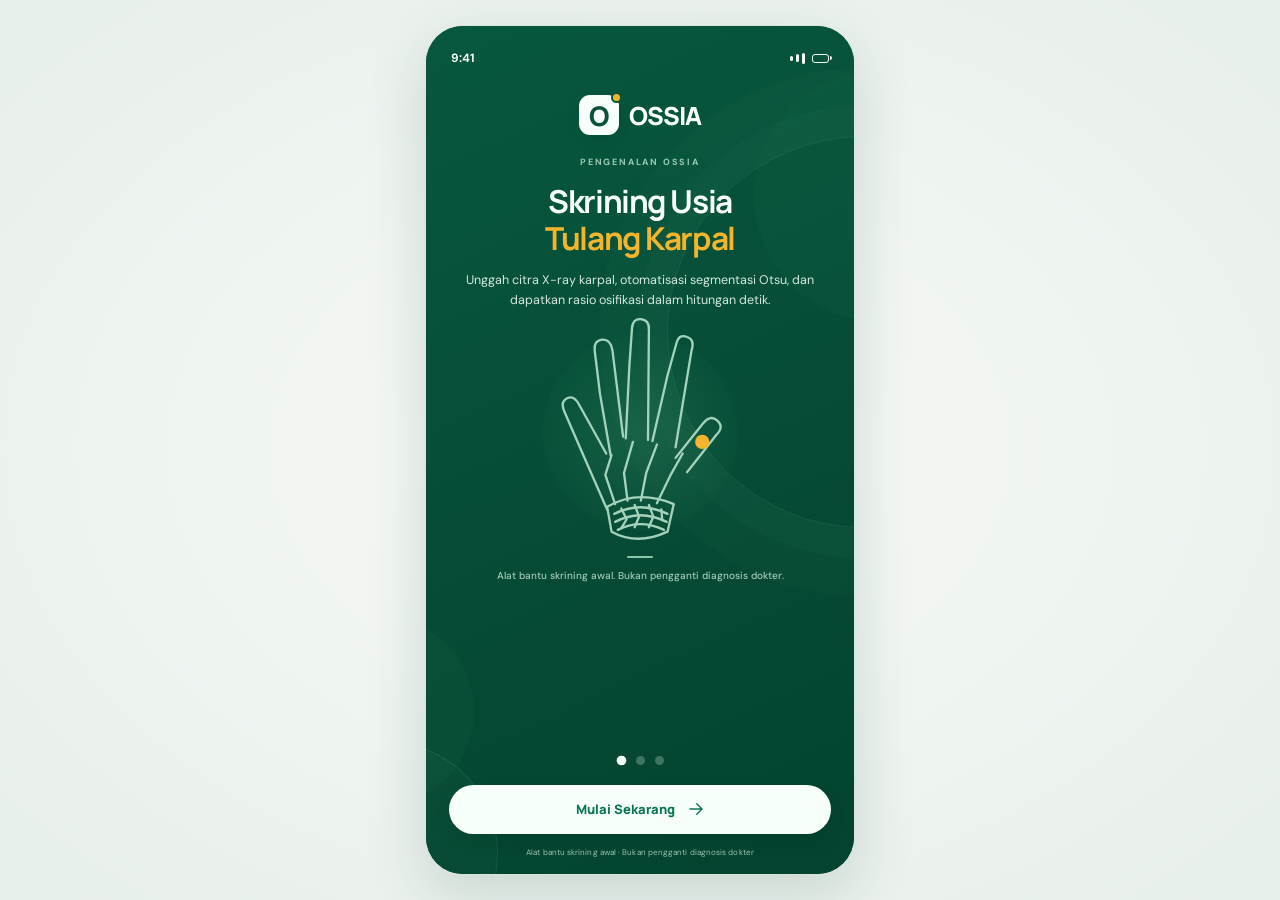
<file: index.html>
<!DOCTYPE html>
<html lang="id">
<head>
  <meta charset="UTF-8">
  <meta
    name="viewport"
    content="width=device-width, initial-scale=1, viewport-fit=cover"
  >
  <meta name="theme-color" content="#07543b">

  <title>OSSIA | Skrining Usia Tulang</title>

  <style>
    * {
      box-sizing: border-box;
    }

    html,
    body {
      width: 100%;
      min-height: 100%;
      margin: 0;
    }

    body {
      font-family: -apple-system, BlinkMacSystemFont, "SF Pro Text", "Segoe UI", sans-serif;
      background: radial-gradient(
        ellipse at center,
        #f7faf8 0%,
        #e7efea 100%
      );
    }

    /* Frame aplikasi utama */
    #ossiaAppShell {
      display: flex;
      position: fixed;
      inset: 0;
      align-items: center;
      justify-content: center;
      padding: 12px;
      background: radial-gradient(
        ellipse at center,
        #f7faf8 0%,
        #e7efea 100%
      );
    }

    #ossiaPhoneFrame {
      position: relative;
      width: min(100%, 430px);
      height: min(850px, calc(100dvh - 24px));
      min-height: 520px;
      overflow: hidden;
      border: 1px solid #d7e5dc;
      border-radius: 38px;
      background: #f4f8f5;

      box-shadow:
        0 20px 60px rgba(13, 70, 42, .16);
    }

    #ossiaPageFrame {
      display: block;
      width: 100%;
      height: 100%;
      border: 0;
      background: #f4f8f5;
    }

    /* Navigasi bawah */
    #ossiaIndexNav {
      display: none;
      position: absolute;
      z-index: 20;
      left: 0;
      right: 0;
      bottom: 0;

      grid-template-columns: repeat(4, minmax(0, 1fr));
      gap: 0;
      padding: 6px 7px calc(6px + env(safe-area-inset-bottom));

      border: 0;
      border-top: 1px solid #e5eee8;
      border-radius: 0 0 38px 38px;
      background: #fff;
      box-shadow: none;
    }

    #ossiaIndexNav a {
      display: flex;
      min-width: 0;
      min-height: 56px;
      flex-direction: column;
      align-items: center;
      justify-content: center;
      gap: 3px;

      border-radius: 13px;
      color: #829188;
      text-decoration: none;

      font: 500 11px/1.1 -apple-system, BlinkMacSystemFont, "SF Pro Text", "Segoe UI", sans-serif;
      -webkit-tap-highlight-color: transparent;
    }

    #ossiaIndexNav a.active {
      color: #087b45;
      background: #edf7f1;
      font-weight: 700;
    }

    #ossiaIndexNav svg {
      display: block;
      width: 20px;
      height: 20px;
      fill: none;
      stroke: currentColor;
      stroke-width: 1.7;
      stroke-linecap: round;
      stroke-linejoin: round;
    }

    @media (max-height: 600px) {
      #ossiaPhoneFrame {
        height: calc(100dvh - 12px);
        min-height: 0;
        border-radius: 26px;
      }
    }

    @media (max-width: 460px) {
      #ossiaAppShell {
        padding: 0;
      }

      #ossiaPhoneFrame {
        width: 100%;
        height: 100dvh;
        min-height: 0;
        border: 0;
        border-radius: 0;
        box-shadow: none;
      }

      #ossiaIndexNav {
        left: 0;
        right: 0;
        bottom: 0;
        border-radius: 0;
      }
    }
  </style>
</head>

<body>

  <!--
    Landing page diambil langsung dari landing.html.
    Dengan begitu, desain landing di index dan landing
    tidak perlu dibuat dua kali.
  -->

  <section id="ossiaAppShell" aria-label="Aplikasi OSSIA">

    <div id="ossiaPhoneFrame">

      <iframe
        id="ossiaPageFrame"
        title="Halaman OSSIA"
        src="landing.html"
      ></iframe>

      <!-- Navigasi aplikasi -->
      <nav
        id="ossiaIndexNav"
        aria-label="Navigasi utama OSSIA"
      >

        <a href="home.html" data-page="home.html">
          <svg viewBox="0 0 24 24" aria-hidden="true">
            <path d="M3.5 10.5 12 3.8l8.5 6.7"/>
            <path d="M5.8 9.7v10h12.4v-10"/>
            <path d="M9.5 19.7v-6h5v6"/>
          </svg>
          <span>Home</span>
        </a>

        <a href="riwayat.html" data-page="riwayat.html">
          <svg viewBox="0 0 24 24" aria-hidden="true">
            <path d="M6 3.8h12a1.5 1.5 0 0 1 1.5 1.5v15H4.5v-15A1.5 1.5 0 0 1 6 3.8Z"/>
            <path d="M8 8h8M8 12h8M8 16h8"/>
          </svg>
          <span>Riwayat</span>
        </a>

        <a href="chat.html" data-page="chat.html">
          <svg viewBox="0 0 24 24" aria-hidden="true">
            <path d="M20.2 11.2a7.7 7.7 0 0 1-8 7.4 8.8 8.8 0 0 1-3.4-.7l-4.3 1.4 1.4-3.7a7.1 7.1 0 0 1-1.7-4.4 7.8 7.8 0 0 1 8-7.4 7.8 7.8 0 0 1 8 7.4Z"/>
          </svg>
          <span>Chat</span>
        </a>

        <a href="me.html" data-page="me.html">
          <svg viewBox="0 0 24 24" aria-hidden="true">
            <circle cx="12" cy="7.5" r="3.5"/>
            <path d="M4.8 20a7.2 7.2 0 0 1 14.4 0"/>
          </svg>
          <span>Me</span>
        </a>

      </nav>

    </div>
  </section>

  <script>
    (() => {
      "use strict";

      const frame = document.getElementById("ossiaPageFrame");
      const nav = document.getElementById("ossiaIndexNav");

      if (!frame || !nav) return;

      const appPages = [
        "home.html",
        "riwayat.html",
        "chat.html",
        "me.html"
      ];

      /*
       * Fungsi ini bisa dipanggil dari landing.js
       * yang berjalan di dalam iframe landing.html.
       */
      window.openOssiaPage = function (page) {
        if (!page) return;

        nav.style.display = "none";
        frame.src = page;
      };

      function getCurrentFile() {
        try {
          return new URL(
            frame.contentWindow.location.href
          ).pathname.split("/").pop().toLowerCase();
        } catch (error) {
          return new URL(
            frame.src,
            window.location.href
          ).pathname.split("/").pop().toLowerCase();
        }
      }

      function updateNavigation() {
        const currentFile = getCurrentFile();
        const isAppPage = appPages.includes(currentFile);

        nav.style.display = isAppPage ? "grid" : "none";

        nav.querySelectorAll("a[data-page]").forEach((link) => {
          const active =
            link.dataset.page.toLowerCase() === currentFile;

          link.classList.toggle("active", active);

          if (active) {
            link.setAttribute("aria-current", "page");
          } else {
            link.removeAttribute("aria-current");
          }
        });
      }

      frame.addEventListener("load", updateNavigation);

      nav.querySelectorAll("a[data-page]").forEach((link) => {
        link.addEventListener("click", (event) => {
          event.preventDefault();
          window.openOssiaPage(link.dataset.page);
        });
      });
    })();
  </script>

</body>
</html>
</file>
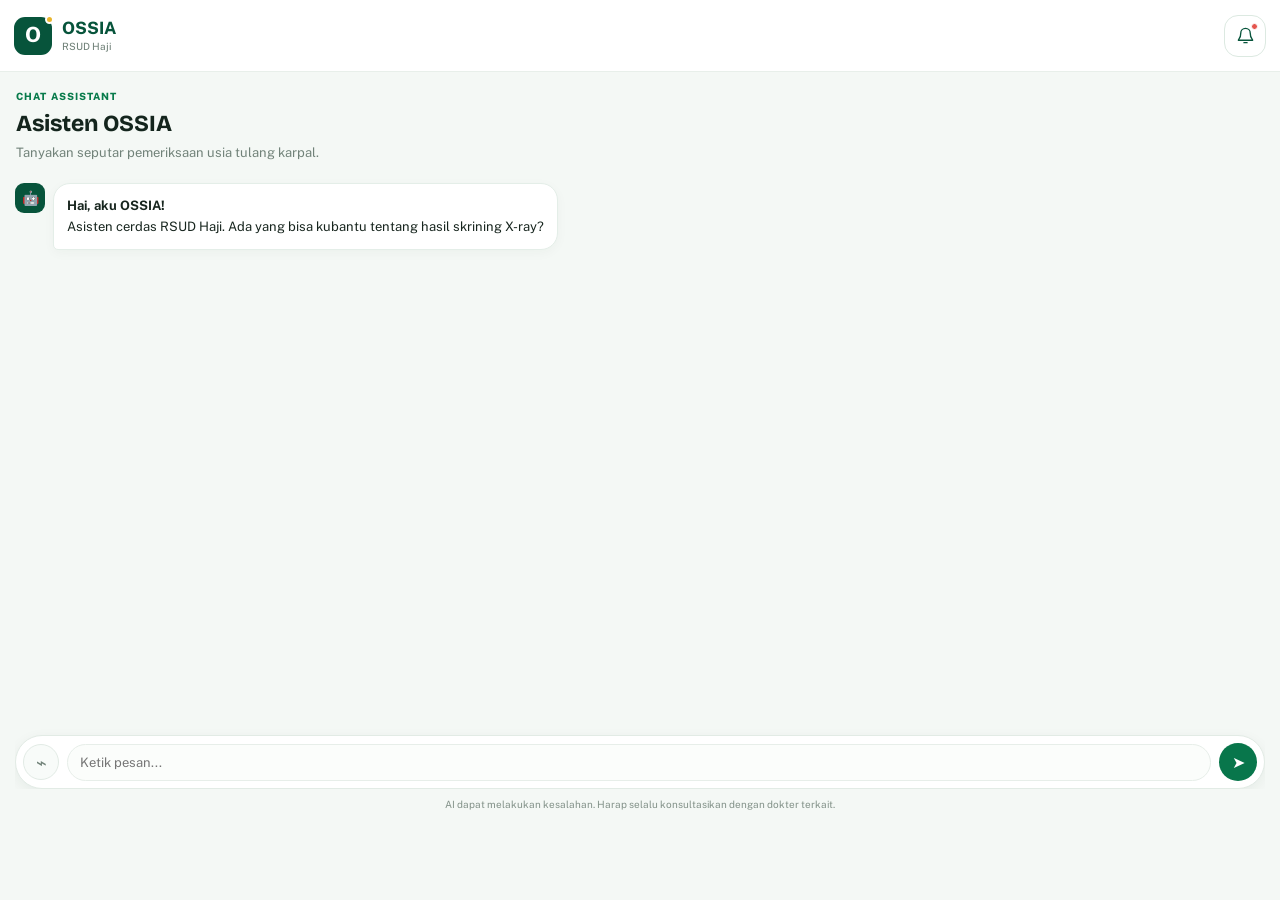
<file: chat.html>
<!DOCTYPE html>
<html lang="id">
<head>
<meta charset="UTF-8">
<meta name="viewport" content="width=device-width, initial-scale=1, viewport-fit=cover">
<meta name="theme-color" content="#0a4f2b">
<title>OSSIA | Chatbot AI</title>
<link rel="preconnect" href="https://fonts.googleapis.com">
<link rel="preconnect" href="https://fonts.gstatic.com" crossorigin>
<link href="https://fonts.googleapis.com/css2?family=Bricolage+Grotesque:opsz,wght@12..96,500;12..96,700&family=Public+Sans:wght@400;500;600;700&display=swap" rel="stylesheet">
<link rel="stylesheet" href="style.css">
<link rel="stylesheet" href="home.css">
<link rel="stylesheet" href="mobile-pages.css">
<style>
  body > .om-chat-page, .om-chat-page {
    background: radial-gradient(circle at 0% 0%, rgba(10, 79, 43, 0.28) 0%, transparent 55%),
                radial-gradient(circle at 100% 100%, rgba(10, 79, 43, 0.25) 0%, transparent 55%), #f7faf8 !important;
    min-height: 100% !important; height: 100% !important; display: flex !important; flex-direction: column !important; overflow: hidden !important;
  }
  .om-chat-page .om-topbar { background: transparent !important; border-bottom: none !important; color: #172b21; flex-shrink: 0; }
  .om-chat-page .om-brand { color: #172b21; }
  .om-chat-page .om-brand small { color: #5a6e62; }
  .om-chat-page .om-logo { background: #0a4f2b; color: #fff; }
  .om-chat-page .om-icon-btn { background: #e5f5ec; border-color: #cce5d5; color: #0a4f2b; cursor: pointer; }

  .om-chat-content { display: flex !important; flex-direction: column !important; flex: 1 !important; min-height: 0 !important; padding: 8px 12px 76px !important; overflow: hidden !important; justify-content: space-between !important; }
  .om-chat-card { background: transparent !important; border: none !important; box-shadow: none !important; display: flex !important; flex-direction: column !important; flex: 1 !important; min-height: 0 !important; justify-content: flex-end !important; }

  /* Area Chat */
  .om-chat-box {
    flex: 1 !important; min-height: 0 !important; overflow-y: auto !important; display: flex; flex-direction: column; gap: 8px; padding: 4px; background: transparent !important; border: none !important; margin-bottom: 8px;
    scroll-behavior: smooth;
  }
  .chat-bubble { display: flex; gap: 8px; align-items: flex-end; max-width: 90%; margin: 4px 0; animation: fadeIn 0.3s ease; }
  .chat-bubble.user { margin-left: auto; flex-direction: row-reverse; }
  .chat-avatar { width: 30px; height: 30px; flex: 0 0 30px; border-radius: 50%; background: #0a4f2b; display: grid; place-items: center; color: white; font-size: 0.8rem; }
  .chat-message { background: #0a4f2b; color: #fff; border-radius: 14px 14px 14px 4px; padding: 10px 12px; line-height: 1.45; font-size: 0.78rem; overflow-wrap: anywhere; box-shadow: 0 4px 12px rgba(10,79,43,0.15); }
  .chat-bubble.user .chat-message { background: #ffffff; color: #172b21; border: 1px solid #dce9e1; border-radius: 14px 14px 4px 14px; box-shadow: 0 4px 12px rgba(0,0,0,0.04); }
  @keyframes fadeIn { from { opacity: 0; transform: translateY(10px); } to { opacity: 1; transform: translateY(0); } }

  /* Quick Text */
  .om-quick-text-card { background: #ffffff; border: 1px solid #dce9e1; border-radius: 16px; padding: 10px 12px; box-shadow: 0 6px 20px rgba(10,79,43,0.08); margin-bottom: 8px; flex-shrink: 0; transition: all 0.3s; }
  .om-quick-title { font-size: 0.65rem; font-weight: 800; letter-spacing: 1px; color: #172b21; margin-bottom: 6px; }
  .om-quick-chips { display: flex; flex-direction: column; gap: 5px; }
  .om-quick-chip-btn { background: #0a4f2b; color: #fff; border: none; border-radius: 99px; padding: 7px 12px; font-size: 0.72rem; font-weight: 600; text-align: left; cursor: pointer; transition: opacity 0.2s; }
  .om-quick-chip-btn:hover { opacity: 0.9; }

  /* Composer */
  .om-chat-composer { background: #ffffff !important; border: 1.5px solid #cce5d5 !important; border-radius: 99px !important; display: flex !important; align-items: center !important; padding: 5px 6px 5px 12px !important; box-shadow: 0 4px 14px rgba(10,79,43,0.08); flex-shrink: 0; margin-bottom: 2px; }
  .om-chat-composer input { border: none !important; background: transparent !important; font-size: 0.78rem !important; color: #172b21 !important; outline: none !important; padding: 6px 2px !important; width: 100%; font-family: inherit;}
  .om-chat-send { background: #0a4f2b !important; color: white !important; width: 34px !important; height: 34px !important; border-radius: 50% !important; display: grid !important; place-items: center !important; font-size: 0.8rem !important; flex-shrink: 0; cursor: pointer; border: none;}
  .om-disclaimer { text-align: center; font-size: 0.58rem; color: #5a6e62; margin-top: 2px; flex-shrink: 0; }

  /* Sidebar Drawer */
  .chat-history-drawer {
    position: absolute; top: 0; left: -100%; width: 80%; max-width: 300px; height: 100%; background: #ffffff; z-index: 1100;
    box-shadow: 5px 0 25px rgba(0,0,0,0.15); transition: left 0.3s ease; display: flex; flex-direction: column; padding: 16px;
  }
  .chat-history-drawer.open { left: 0; }
  .drawer-header { display: flex; justify-content: space-between; align-items: center; margin-bottom: 16px; border-bottom: 1px solid #e4eee7; padding-bottom: 10px; }
  .drawer-header h3 { font-size: 0.95rem; color: #0a4f2b; margin: 0; }
  
  .new-chat-btn { background: #e5f5ec; color: #0a4f2b; border: 1px solid #b9dcc7; border-radius: 10px; padding: 10px; width: 100%; font-weight: 700; font-size: 0.75rem; margin-bottom: 8px; cursor: pointer; text-align: left; transition: background 0.2s;}
  .new-chat-btn:hover { background: #cce5d5; }
  .clear-history-sidebar-btn { background: #fdf2f2; color: #d32f2f; border: 1px solid #f5c6c6; border-radius: 10px; padding: 8px 10px; width: 100%; font-weight: 600; font-size: 0.72rem; margin-bottom: 12px; cursor: pointer; text-align: left; transition: background 0.2s; }
  .clear-history-sidebar-btn:hover { background: #fce8e8; }
  
  .history-list-item { 
    position: relative; padding: 10px 32px 10px 10px; border-radius: 8px; font-size: 0.75rem; color: #33443a; background: #f7faf8; margin-bottom: 6px; cursor: pointer; border: 1px solid #edf2ee; transition: all 0.2s; 
  }
  .history-list-item:hover, .history-list-item.active { background: #e5f5ec; border-color: #b9dcc7; }
  .history-text-content { white-space: nowrap; overflow: hidden; text-overflow: ellipsis; display: block; }
  
  .history-menu-btn {
    position: absolute; right: 6px; top: 50%; transform: translateY(-50%);
    background: transparent; border: none; font-size: 1rem; color: #5a6e62; cursor: pointer; padding: 4px 6px; border-radius: 4px;
  }
  .history-menu-btn:hover { background: rgba(0,0,0,0.06); color: #0a4f2b; }

  .history-dropdown-menu {
    position: absolute; right: 10px; top: 38px; background: #ffffff; border: 1px solid #dce9e1; box-shadow: 0 6px 16px rgba(0,0,0,0.12); border-radius: 8px; padding: 4px; z-index: 1200; display: none; min-width: 120px;
  }
  .history-dropdown-menu.show { display: block; }
  .history-dropdown-item {
    background: transparent; border: none; width: 100%; text-align: left; padding: 6px 10px; font-size: 0.72rem; color: #d32f2f; font-weight: 600; cursor: pointer; border-radius: 4px;
  }
  .history-dropdown-item:hover { background: #fdf2f2; }

  /* Custom Modal Dialog (Pengganti confirm bawaan browser) */
  .profile-modal {
    width: calc(100% - 32px); max-width: 360px; padding: 20px; border: none; border-radius: 20px; background: #fff; box-shadow: 0 20px 60px rgba(0,0,0,0.3); text-align: center;
  }
  .profile-modal::backdrop { background: rgba(5,31,17,0.5); backdrop-filter: blur(2px); }
  .profile-modal h3 { color: #0a4f2b; margin-top: 0; font-size: 1rem; margin-bottom: 8px; }
  .profile-modal p { font-size: 0.8rem; color: #5a6e62; margin-bottom: 20px; line-height: 1.4; }
  .modal-actions { display: flex; gap: 10px; }
  .modal-actions button { flex: 1; padding: 10px; border-radius: 99px; font-size: 0.8rem; font-weight: 700; cursor: pointer; border: none; }
  .btn-confirm-delete { background: #d32f2f; color: #fff; }
  .btn-cancel-delete { background: #e4eee7; color: #172b21; }

  .drawer-overlay { position: absolute; inset: 0; background: rgba(0,0,0,0.4); z-index: 1050; display: none; backdrop-filter: blur(2px); }
  .drawer-overlay.show { display: block; }
</style>
<link rel="stylesheet" href="ossia-shared-ui.css">
</head>
<body class="ossia-chat-document">
<section class="ossia-mobile-page om-chat-page" id="view-chat">
  
  <!-- Sidebar Riwayat Chat AI -->
  <div class="drawer-overlay" id="drawerOverlay" onclick="toggleHistoryDrawer()"></div>
  <div class="chat-history-drawer" id="historyDrawer">
    <div class="drawer-header">
      <h3>Riwayat Percakapan</h3>
      <button type="button" style="border:none; background:transparent; font-size:1.2rem; cursor:pointer;" onclick="toggleHistoryDrawer()">×</button>
    </div>
    
    <button type="button" class="new-chat-btn" onclick="createNewSession()">+ Chat Baru</button>
    <button type="button" class="clear-history-sidebar-btn" onclick="bukaModalKonfirmasi()">🗑 Hapus Semua Riwayat</button>
    
    <div id="historyListContainer" style="overflow-y: auto; flex: 1;"></div>
  </div>

  <!-- Header -->
  <header class="om-topbar">
    <div class="om-brand"><span class="om-logo">O<i></i></span><span>OSSIA<small>RSUD Haji</small></span></div>
    <button class="om-icon-btn" id="chatNotifications" type="button" aria-label="Notifikasi" onclick="showOssiaToast('Belum ada notifikasi baru.')">
      <svg viewBox="0 0 24 24" aria-hidden="true"><path d="M18 9a6 6 0 0 0-12 0c0 7-3 7-3 9h18c0-2-3-2-3-9"></path><path d="M10 21h4"></path></svg><b aria-hidden="true"></b>
    </button>
  </header>
  
  <main class="om-content om-chat-content">
    <section class="om-chat-intro">
      <p class="om-eyebrow">CHAT ASSISTANT</p>
      <h1>Asisten OSSIA</h1>
      <p>Tanyakan seputar pemeriksaan usia tulang karpal.</p>
    </section>
    <section class="om-chat-card">
      
      <div id="chat-box" class="om-chat-box"></div>

      <div class="om-quick-text-card" id="quick-text-card">
        <div class="om-quick-title">QUICK TEXT</div>
        <div class="om-quick-chips">
          <button type="button" class="om-quick-chip-btn" onclick="kirimPesan(this.innerText)">Apa itu usia tulang?</button>
          <button type="button" class="om-quick-chip-btn" onclick="kirimPesan(this.innerText)">Bagaimana cara kerja analisis?</button>
          <button type="button" class="om-quick-chip-btn" onclick="kirimPesan(this.innerText)">Apa arti status hasil?</button>
          <button type="button" class="om-quick-chip-btn" onclick="kirimPesan(this.innerText)">Tips kesehatan pertumbuhan anak</button>
        </div>
      </div>

      <div class="om-chat-composer">
        <button class="om-chat-attach" type="button" aria-label="Lampiran" onclick="showOssiaToast('Fitur lampiran belum tersedia.')">⌁</button>
        <input id="chat-input" type="text" placeholder="Ketik pesan..." autocomplete="off">
        <button class="om-chat-send" type="button" onclick="kirimPesan()">➤</button>
      </div>
    </section>

    <p class="om-disclaimer">AI dapat melakukan kesalahan. Harap selalu konsultasikan dengan dokter terkait.</p>
  </main>
</section>

<!-- Custom Modal Konfirmasi Hapus -->
<dialog class="profile-modal" id="modalKonfirmasiHapus">
  <h3>Hapus Semua Riwayat</h3>
  <p>Apakah Anda yakin ingin menghapus seluruh riwayat percakapan AI?</p>
  <div class="modal-actions">
    <button type="button" class="btn-cancel-delete" onclick="document.getElementById('modalKonfirmasiHapus').close()">Batal</button>
    <button type="button" class="btn-confirm-delete" onclick="eksekusiHapusSemuaChat()">Ya, Hapus</button>
  </div>
</dialog>

<!-- ======================= LOGIKA CHATBOT AI ======================= -->
<script>
  const STORAGE_KEY = 'ossia_chat_history';
  let chatSessions = JSON.parse(localStorage.getItem(STORAGE_KEY)) || [];
  let currentSessionId = null;

  function toggleHistoryDrawer() {
    document.getElementById('historyDrawer').classList.toggle('open');
    document.getElementById('drawerOverlay').classList.toggle('show');
  }

  document.getElementById("chat-input").addEventListener("keydown", function(event) {
    if (event.key === "Enter") {
      event.preventDefault();
      kirimPesan();
    }
  });

  document.addEventListener("DOMContentLoaded", function () {
    renderHistorySidebar();
    if (chatSessions.length > 0) {
      loadSession(chatSessions[0].id);
    } else {
      createNewSession();
    }
  });

  function createNewSession() {
    currentSessionId = Date.now().toString();
    document.getElementById('chat-box').innerHTML = `
      <div class="chat-bubble ai">
        <div class="chat-avatar">🤖</div>
        <div class="chat-message"><b>Hai, aku OSSIA!</b><br>Asisten cerdas RSUD Haji. Ada yang bisa kubantu tentang hasil skrining X-ray?</div>
      </div>
    `;
    document.getElementById('quick-text-card').style.display = 'block';
    const drawer = document.getElementById('historyDrawer');
    if (drawer.classList.contains('open')) toggleHistoryDrawer();
    renderHistorySidebar();
  }

  function loadSession(id) {
    currentSessionId = id;
    const session = chatSessions.find(s => s.id === id);
    if (!session) return;
    
    const chatBox = document.getElementById('chat-box');
    chatBox.innerHTML = '';
    
    session.messages.forEach(msg => {
      appendMessageUI(msg.role, msg.text);
    });
    
    if (session.messages.length > 1) {
      document.getElementById('quick-text-card').style.display = 'none';
    } else {
      document.getElementById('quick-text-card').style.display = 'block';
    }
    
    const drawer = document.getElementById('historyDrawer');
    if (drawer.classList.contains('open')) toggleHistoryDrawer();
    renderHistorySidebar();
  }

  function kirimPesan(predefinedText = null) {
    const input = document.getElementById('chat-input');
    const textUser = predefinedText || input.value.trim();
    
    if (!textUser) return;
    input.value = '';
    document.getElementById('quick-text-card').style.display = 'none';

    appendMessageUI('user', textUser);
    saveMessageToMemory('user', textUser);

    setTimeout(() => {
      const jawabanAI = mesinPenjawabAI(textUser);
      appendMessageUI('ai', jawabanAI);
      saveMessageToMemory('ai', jawabanAI);
    }, 600);
  }

  function appendMessageUI(role, text) {
    const chatBox = document.getElementById('chat-box');
    const bubble = document.createElement('div');
    bubble.className = `chat-bubble ${role}`;
    
    if (role === 'ai') {
      bubble.innerHTML = `<div class="chat-avatar">🤖</div><div class="chat-message">${text}</div>`;
    } else {
      bubble.innerHTML = `<div class="chat-message">${text}</div>`;
    }
    
    chatBox.appendChild(bubble);
    setTimeout(() => { chatBox.scrollTop = chatBox.scrollHeight; }, 50);
  }

  function saveMessageToMemory(role, text) {
    let session = chatSessions.find(s => s.id === currentSessionId);
    
    if (!session) {
      session = {
        id: currentSessionId,
        title: text.substring(0, 22) + (text.length > 22 ? '...' : ''),
        updatedAt: Date.now(),
        messages: [
          { role: 'ai', text: '<b>Hai, aku OSSIA!</b><br>Asisten cerdas RSUD Haji. Ada yang bisa kubantu tentang hasil skrining X-ray?' }
        ]
      };
      chatSessions.unshift(session);
    }
    
    session.messages.push({ role, text });
    session.updatedAt = Date.now();
    chatSessions.sort((a, b) => b.updatedAt - a.updatedAt);
    
    localStorage.setItem(STORAGE_KEY, JSON.stringify(chatSessions));
    renderHistorySidebar();
  }

  function hapusSesiTertentu(event, id) {
    event.stopPropagation();
    chatSessions = chatSessions.filter(s => s.id !== id);
    localStorage.setItem(STORAGE_KEY, JSON.stringify(chatSessions));
    
    if (currentSessionId === id) {
      if (chatSessions.length > 0) {
        loadSession(chatSessions[0].id);
      } else {
        createNewSession();
      }
    } else {
      renderHistorySidebar();
    }
    
    if (typeof showOssiaToast === 'function') {
      showOssiaToast('Riwayat percakapan dihapus.');
    }
  }

  function toggleDropdownMenu(event, id) {
    event.stopPropagation();
    document.querySelectorAll('.history-dropdown-menu').forEach(menu => {
      if (menu.id !== 'dropdown-' + id) menu.classList.remove('show');
    });
    
    const dropdown = document.getElementById('dropdown-' + id);
    if (dropdown) {
      dropdown.classList.toggle('show');
    }
  }

  window.addEventListener('click', () => {
    document.querySelectorAll('.history-dropdown-menu').forEach(menu => {
      menu.classList.remove('show');
    });
  });

  // Fungsi memunculkan modal custom
  function bukaModalKonfirmasi() {
    document.getElementById('modalKonfirmasiHapus').showModal();
  }

  // Fungsi mengeksekusi penghapusan setelah diklik "Ya, Hapus"
  function eksekusiHapusSemuaChat() {
    localStorage.removeItem(STORAGE_KEY);
    localStorage.removeItem('chatMessages');
    chatSessions = [];
    document.getElementById('modalKonfirmasiHapus').close();
    createNewSession();
    if (typeof showOssiaToast === 'function') {
      showOssiaToast('Semua riwayat chat berhasil dibersihkan.');
    }
  }

  function renderHistorySidebar() {
    const container = document.getElementById('historyListContainer');
    if (!container) return;
    container.innerHTML = '';
    
    if (chatSessions.length === 0) {
      container.innerHTML = '<div style="text-align:center; color:#718279; font-size:0.75rem; margin-top:20px;">Belum ada riwayat percakapan.</div>';
      return;
    }
    
    chatSessions.forEach(session => {
      const date = new Date(session.updatedAt);
      const timeString = date.toLocaleDateString('id-ID', { day: 'numeric', month: 'short' }) + ', ' + date.toLocaleTimeString('id-ID', { hour: '2-digit', minute: '2-digit' });
      
      const div = document.createElement('div');
      div.className = 'history-list-item ' + (session.id === currentSessionId ? 'active' : '');
      div.innerHTML = `
        <span class="history-text-content">
          <b>${session.title}</b><br><small style="color:#718279;">${timeString}</small>
        </span>
        <button class="history-menu-btn" onclick="toggleDropdownMenu(event, '${session.id}')">⋮</button>
        <div class="history-dropdown-menu" id="dropdown-${session.id}">
          <button class="history-dropdown-item" onclick="hapusSesiTertentu(event, '${session.id}')">🗑 Hapus</button>
        </div>
      `;
      div.onclick = () => loadSession(session.id);
      
      container.appendChild(div);
    });
  }

  function mesinPenjawabAI(text) {
    const lowerText = text.toLowerCase();
    if (lowerText.includes('apa itu usia tulang')) {
      return '<b>Usia tulang (Bone Age)</b> adalah cara mengukur tingkat kematangan kerangka anak berdasarkan penulangan kartilago pada X-ray pergelangan tangan (karpal).';
    } 
    else if (lowerText.includes('cara kerja')) {
      return 'Sistem <b>Si-Karpal OSSIA</b> menggunakan model AI Deep Learning untuk menganalisis rasio kepadatan tulang carpal dari foto rontgen secara otomatis.';
    } 
    else if (lowerText.includes('arti status') || lowerText.includes('status hasil')) {
      return 'Status hasil menunjukkan perbandingan usia tulang dengan umur asli:<br><br>• <b>Normal:</b> Sesuai.<br>• <b>Delayed:</b> Lebih lambat.<br>• <b>Advanced:</b> Lebih cepat.';
    } 
    else if (lowerText.includes('tips kesehatan') || lowerText.includes('pertumbuhan')) {
      return 'Pastikan anak mendapat nutrisi kaya Kalsium, Vitamin D, serta waktu tidur yang cukup untuk mengoptimalkan pertumbuhan tulangnya.';
    } 
    else {
      return 'Menarik sekali! Saat ini kemampuanku difokuskan pada analisis tulang karpal pediatrik di RSUD Haji. Ada hal lain seputar skrining yang ingin didiskusikan?';
    }
  }
</script>

<script>
(function () {
  const pages = { landing:"landing.html", login:"login.html", home:"home.html", dashboard:"home.html",
    riwayat:"riwayat.html", chat:"chat.html", chatbot:"chat.html", me:"me.html" };
  window.bukaHalaman = function (target) { window.location.href = pages[target] || "index.html"; };
  
  window.showOssiaToast = function (message) {
    let toast = document.getElementById("ossia-global-toast");
    if (!toast) {
      toast = document.createElement("div");
      toast.id = "ossia-global-toast";
      toast.className = "om-toast";
      document.body.appendChild(toast);
    }
    toast.textContent = message;
    toast.classList.add("show");
    window.setTimeout(() => toast.classList.remove("show"), 2500);
  };

  document.addEventListener("DOMContentLoaded", function () {
    const current = location.pathname.split("/").pop().toLowerCase().replace(".html", "");
    if (!["home", "riwayat", "chat", "me"].includes(current) || document.querySelector(".mobile-nav")) return;
    const items = [["home","⌂","Home"],["riwayat","▤","Riwayat"],["chat","▢","Chat"],["me","♙","Me"]];
    const nav = document.createElement("nav");
    nav.className = "mobile-nav";
    nav.setAttribute("aria-label", "Navigasi utama");
    nav.innerHTML = items.map(([id, icon, label]) =>
      `<button type="button" class="${current===id?"active":""}" aria-label="${label}" ${current===id?'aria-current="page"':""} onclick="bukaHalaman('${id}')"><span aria-hidden="true">${icon}</span><span>${label}</span></button>`
    ).join("");
    document.body.appendChild(nav);
  });
})();
</script>
</body>
</html>
</file>
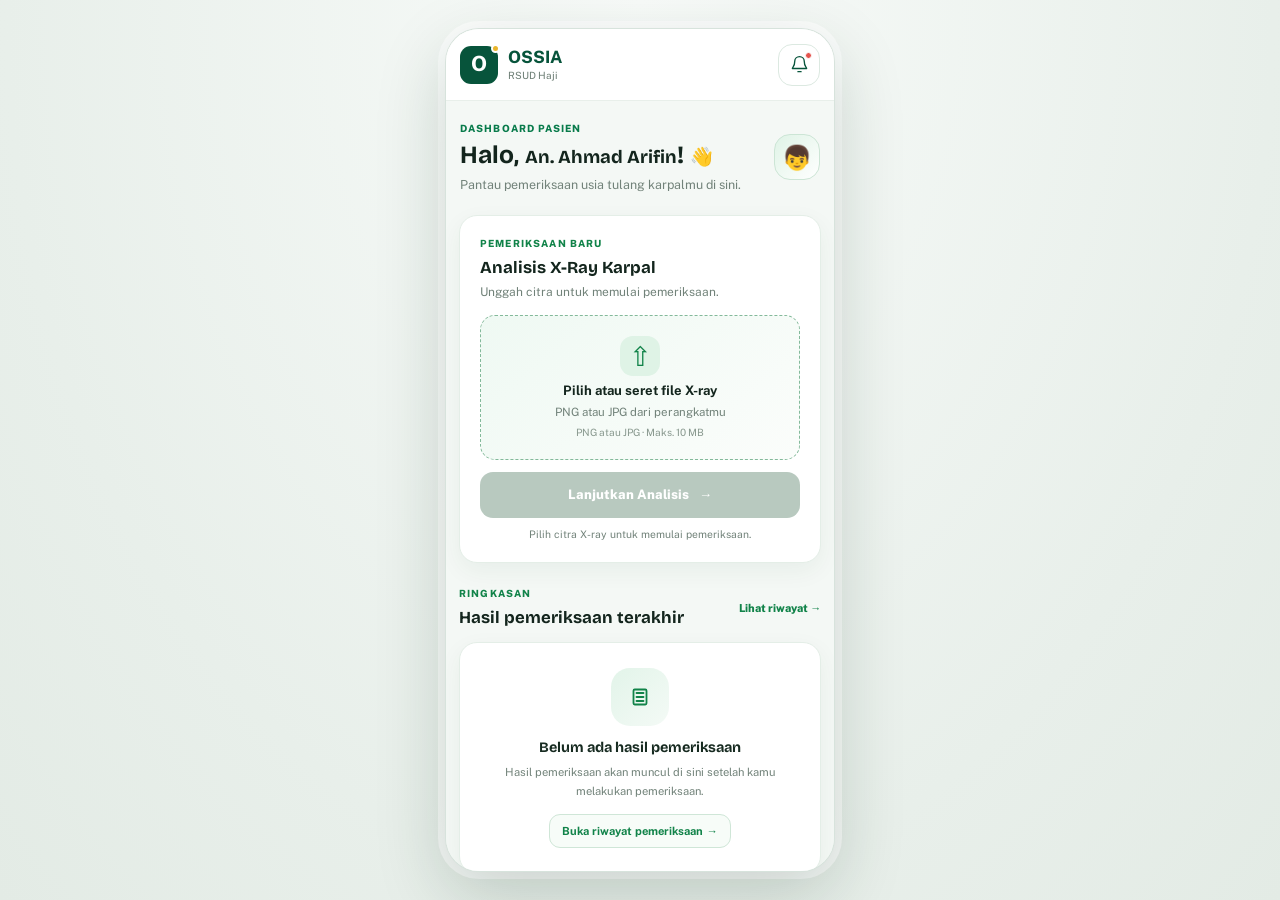
<file: home.html>
<!DOCTYPE html>
<html lang="id">
<head>
<meta charset="UTF-8">
<meta name="viewport" content="width=device-width, initial-scale=1, viewport-fit=cover">
<meta name="theme-color" content="#0a4f2b">
<title>OSSIA | Home</title>
<link rel="preconnect" href="https://fonts.googleapis.com">
<link rel="preconnect" href="https://fonts.gstatic.com" crossorigin>
<link href="https://fonts.googleapis.com/css2?family=Bricolage+Grotesque:opsz,wght@12..96,500;12..96,700&family=Public+Sans:wght@400;500;600&display=swap" rel="stylesheet">
<link rel="stylesheet" href="style.css">
<link rel="stylesheet" href="home.css">
<link rel="stylesheet" href="ossia-shared-ui.css">
</head>
<body>
<section class="ossia-mobile-page home-page" id="view-dashboard">
  <header class="om-topbar">
    <div class="om-brand"><span class="om-logo">O<i></i></span><span>OSSIA<small>RSUD Haji</small></span></div>
    <button class="om-icon-btn" id="homeNotifications" type="button" aria-label="Notifikasi" title="Notifikasi">
      <svg class="om-bell-icon" viewBox="0 0 24 24" aria-hidden="true">
        <path d="M18 8a6 6 0 0 0-12 0c0 7-3 7-3 9h18c0-2-3-2-3-9"></path>
        <path d="M10 21h4"></path>
      </svg>
      <b aria-hidden="true"></b>
    </button>
  </header>

  <main class="om-content">
    <section class="om-welcome">
      <div><p class="om-eyebrow">DASHBOARD PASIEN</p><h1>Halo, <span id="homePatientName">An. Ahmad Arifin</span>! <span>👋</span></h1><p>Pantau pemeriksaan usia tulang karpalmu di sini.</p></div>
      <div class="om-avatar">👦</div>
    </section>

    <section class="om-card upload-card">
      <div class="om-section-title"><div><p class="om-eyebrow">PEMERIKSAAN BARU</p><h2>Analisis X-Ray Karpal</h2><p>Unggah citra untuk memulai pemeriksaan.</p></div></div>
      <label class="om-dropzone" id="homeDropzone" for="homeXrayFile">
        <span class="om-upload-symbol">⇧</span>
        <strong id="homeUploadTitle">Pilih atau seret file X-ray</strong>
        <span id="homeUploadHint">PNG atau JPG dari perangkatmu</span>
        <small>PNG atau JPG · Maks. 10 MB</small>
        <input type="file" id="homeXrayFile" accept=".png,.jpg,.jpeg,image/png,image/jpeg">
      </label>
      <div class="om-file-preview" id="homeFilePreview" hidden>
        <img id="homePreviewImage" alt="Pratinjau gambar yang dipilih">
        <div class="om-file-meta"><strong id="homeFileName"></strong><span id="homeFileSize"></span><small>Pratinjau file X-ray</small></div>
        <button type="button" id="homeRemoveFile" aria-label="Hapus file">×</button>
      </div>
      <button class="om-primary-btn" type="button" id="homeTestUpload" disabled>Lanjutkan Analisis <span>→</span></button>
      <p class="om-helper" id="homeUploadMessage">Pilih citra X-ray untuk memulai pemeriksaan.</p>
    </section>

    <section class="om-section">
      <div class="om-section-title">
        <div><p class="om-eyebrow">RINGKASAN</p><h2>Hasil pemeriksaan terakhir</h2></div>
        <button class="om-text-btn" type="button" onclick="bukaHalaman('riwayat')">Lihat riwayat →</button>
      </div>
      <article class="om-card om-empty-results">
        <div class="om-empty-icon" aria-hidden="true">
          <svg class="om-history-icon" viewBox="0 0 24 24" width="24" height="24"
               fill="none" stroke="currentColor" stroke-width="1.8"
               stroke-linecap="round" stroke-linejoin="round">
            <rect x="5.5" y="4.5" width="13" height="15" rx="1.2"></rect>
            <path d="M8.5 8h7"></path>
            <path d="M8.5 12h7"></path>
            <path d="M8.5 16h7"></path>
          </svg>
        </div>
        <h3>Belum ada hasil pemeriksaan</h3>
        <p>Hasil pemeriksaan akan muncul di sini setelah kamu melakukan pemeriksaan.</p>
        <button class="om-empty-link" type="button" onclick="bukaHalaman('riwayat')">Buka riwayat pemeriksaan →</button>
      </article>
    </section>
  </main>
</section>



<script src="home.js"></script>
<script>
/* Sinkronisasi nama pasien untuk halaman Home dan Me. */
(function () {
  const PROFILE_KEY = "ossia_patient_profile";
  const DEFAULT_NAME = "An. Ahmad Arifin";
  document.addEventListener("DOMContentLoaded", function () {
    const nameElement = document.getElementById("homePatientName");
    if (!nameElement) return;
    let profile = {};
    try {
      profile = JSON.parse(localStorage.getItem(PROFILE_KEY) || "{}");
      if (!profile || typeof profile !== "object" || Array.isArray(profile)) profile = {};
    } catch (error) { profile = {}; }
    const savedName = String(profile.name || profile.nama || "").trim();
    const patientName = savedName || DEFAULT_NAME;
    nameElement.textContent = patientName;
    if (!savedName) {
      profile.name = patientName;
      try { localStorage.setItem(PROFILE_KEY, JSON.stringify(profile)); }
      catch (error) { console.warn("Nama pasien tidak dapat disimpan di browser.", error); }
    }
  });
})();
</script>


<script>
(function () {
  const pages = {
    landing: "landing.html",
    login: "login.html",
    home: "home.html",
    dashboard: "home.html",
    riwayat: "riwayat.html",
    chat: "chat.html",
    chatbot: "chat.html",
    me: "me.html"
  };

  window.bukaHalaman = function (target) {
    window.location.href = pages[target] || "index.html";
  };

  window.showOssiaToast = function (message) {
    let toast = document.getElementById("ossia-global-toast");
    if (!toast) {
      toast = document.createElement("div");
      toast.id = "ossia-global-toast";
      toast.className = "toast";
      document.body.appendChild(toast);
    }
    toast.textContent = message;
    toast.classList.add("show");
    window.setTimeout(() => toast.classList.remove("show"), 2500);
  };

  document.addEventListener("DOMContentLoaded", function () {
    const file = window.location.pathname.split("/").pop().toLowerCase();
    const current = file.replace(".html", "");
    if (!["home", "riwayat", "chat", "me"].includes(current)) return;

    // Avoid duplicate nav if script is included twice.
    if (document.querySelector(".mobile-nav")) return;

    const nav = document.createElement("nav");
    nav.className = "mobile-nav";
    nav.setAttribute("aria-label", "Navigasi utama");
    const items = [
      ["home", "⌂", "Home"],
      ["riwayat", "▤", "Riwayat"],
      ["chat", "▢", "Chat"],
      ["me", "♙", "Me"]
    ];
    nav.innerHTML = items.map(([id, icon, label]) =>
      `<button type="button" class="${current === id ? "active" : ""}" aria-label="${label}" ${current === id ? 'aria-current="page"' : ""} onclick="bukaHalaman('${id}')"><span aria-hidden="true">${icon}</span><span>${label}</span></button>`
    ).join("");
    document.body.appendChild(nav);
  });
})();
</script>

</body>
</html>
</file>
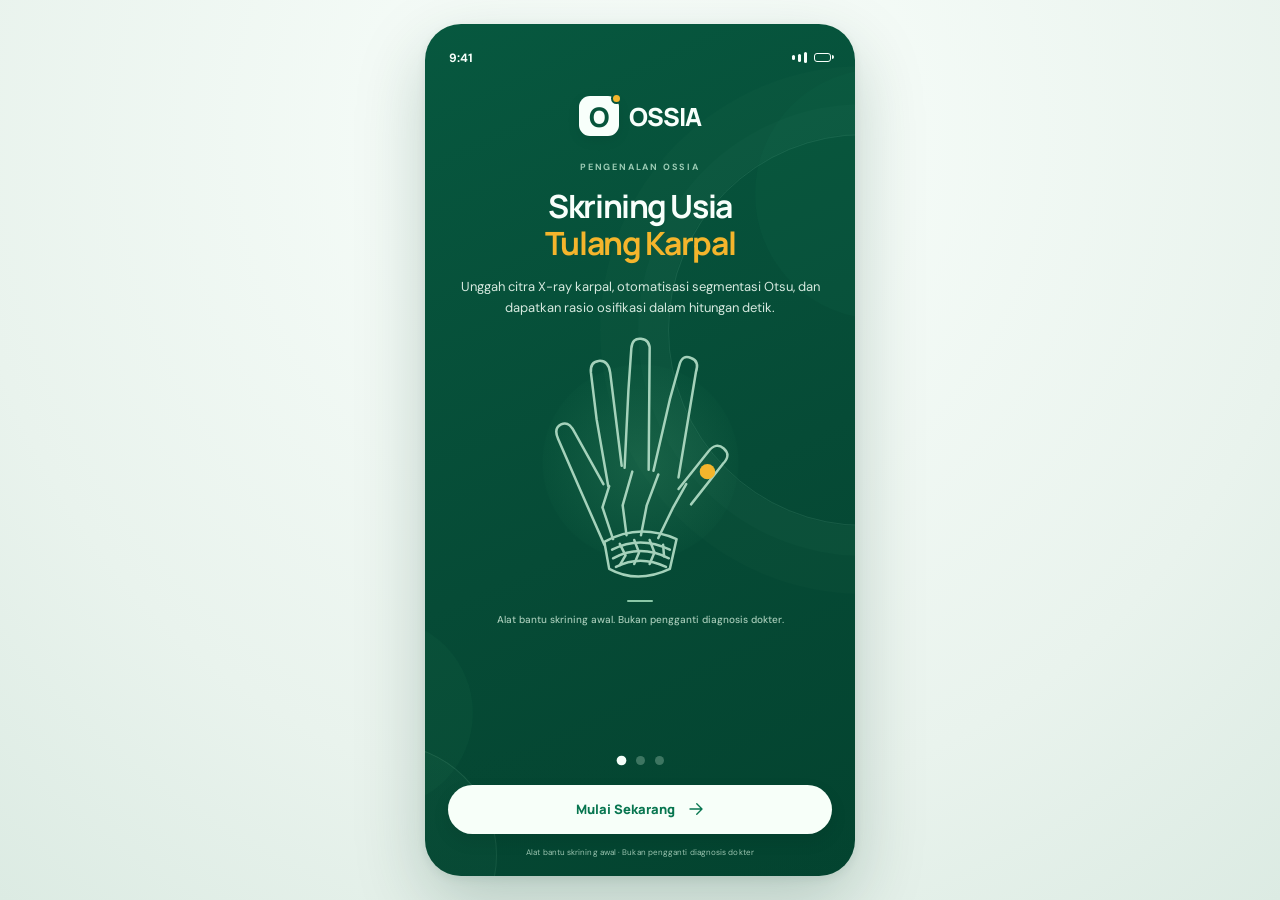
<file: landing.html>
<!doctype html>
<html lang="id">
<head>
  <meta charset="UTF-8">
  <meta
    name="viewport"
    content="width=device-width, initial-scale=1, viewport-fit=cover"
  >
  <meta name="theme-color" content="#07543b">
  <meta
    name="description"
    content="OSSIA — Skrining Usia Tulang Karpal"
  >

  <title>OSSIA | Pengenalan</title>

  <link rel="preconnect" href="https://fonts.googleapis.com">
  <link
    rel="preconnect"
    href="https://fonts.gstatic.com"
    crossorigin
  >

  <link
    href="https://fonts.googleapis.com/css2?family=DM+Sans:wght@400;500;600;700&family=Manrope:wght@500;600;700;800&display=swap"
    rel="stylesheet"
  >

  <link rel="stylesheet" href="landing.css">
  <script src="landing.js" defer></script>
</head>

<body>
  <main class="landing-page">
    <section class="phone-shell" aria-label="Pengenalan OSSIA">

      <!-- Dekorasi latar -->
      <div class="decor decor-one" aria-hidden="true"></div>
      <div class="decor decor-two" aria-hidden="true"></div>

      <!-- Status bar mobile -->
      <div class="status-bar" aria-hidden="true">
        <span>9:41</span>

        <span class="status-icons">
          <i></i>
          <i></i>
          <i></i>
          <b></b>
        </span>
      </div>

      <!-- Area slide yang dapat digeser -->
      <div
        class="slides"
        id="slides"
        aria-label="Slide pengenalan OSSIA"
        tabindex="0"
      >

        <!-- ================================== -->
        <!-- SLIDE 1: PENGENALAN OSSIA          -->
        <!-- ================================== -->

        <article
          class="slide slide-intro"
          aria-label="Slide 1 dari 3: Pengenalan OSSIA"
        >

          <!-- Logo -->
          <div class="brand" aria-label="OSSIA">
            <span class="brand-mark">
              O
              <span class="brand-spark"></span>
            </span>

            <span class="brand-name">OSSIA</span>
          </div>

          <p class="eyebrow">PENGENALAN OSSIA</p>

          <h1>
            Skrining Usia
            <br>
            <span>Tulang Karpal</span>
          </h1>

          <p class="slide-copy">
            Unggah citra X-ray karpal, otomatisasi
            segmentasi Otsu, dan dapatkan rasio
            osifikasi dalam hitungan detik.
          </p>

          <!-- Ilustrasi tulang tangan -->
          <div class="hand-illustration" aria-hidden="true">

            <div class="hand-glow"></div>

            <svg
              viewBox="0 0 240 270"
              role="img"
              aria-label="Ilustrasi garis tulang tangan"
            >
              <g
                class="bone-lines"
                fill="none"
                stroke="currentColor"
                stroke-linecap="round"
                stroke-linejoin="round"
              >
                <path
                  d="M83 221 L58 164 L35 111 Q30 100 38 96 Q46 92 52 104 L82 158"
                />

                <path
                  d="M87 160 L75 91 L69 42 Q68 31 77 30 Q87 29 89 42 L101 139"
                />

                <path
                  d="M104 141 L108 60 L111 17 Q112 6 121 7 Q131 8 130 20 L129 143"
                />

                <path
                  d="M134 144 L151 70 L161 34 Q164 23 173 27 Q182 30 178 42 L160 151"
                />

                <path
                  d="M160 163 L191 124 Q199 114 207 121 Q215 128 206 137 L173 179"
                />

                <path
                  d="M83 218 Q118 198 158 215 L151 246 Q117 262 88 246 Z"
                />

                <path
                  d="M92 215 L81 182 L88 160
                     M106 211 L102 180 L112 145
                     M121 211 L127 180 L139 148
                     M139 214 L154 183 L168 158"
                />

                <path
                  d="M91 226 Q120 211 151 226
                     M92 235 Q120 220 150 235
                     M95 244 Q120 231 147 244"
                />

                <path
                  d="M99 220 L105 232 L99 242
                     M114 216 L119 229 L114 241
                     M130 216 L135 229 L130 241
                     M144 221 L145 233"
                />
              </g>

              <circle
                cx="190"
                cy="145"
                r="8"
                fill="#f4b52c"
              />
            </svg>
          </div>

          <p class="medical-note">
            <span></span>
            Alat bantu skrining awal.
            Bukan pengganti diagnosis dokter.
          </p>
        </article>


        <!-- ================================== -->
        <!-- SLIDE 2: FITUR UTAMA               -->
        <!-- ================================== -->

        <article
          class="slide slide-features"
          aria-label="Slide 2 dari 3: Fitur utama OSSIA"
        >

          <!-- Logo -->
          <div class="brand" aria-label="OSSIA">
            <span class="brand-mark">
              O
              <span class="brand-spark"></span>
            </span>

            <span class="brand-name">OSSIA</span>
          </div>

          <p class="eyebrow">FITUR UTAMA OSSIA</p>

          <h2>
            Lebih cepat.
            <br>
            <span>Lebih terarah.</span>
          </h2>

          <p class="slide-copy">
            Alur skrining ringkas untuk membantu
            tenaga medis membaca pertumbuhan anak
            dengan lebih percaya diri.
          </p>

          <!-- Daftar fitur -->
          <div class="feature-list">

            <!-- Fitur 1 -->
            <div class="feature-card">

              <span
                class="feature-icon"
                aria-hidden="true"
              >
                <svg viewBox="0 0 24 24">
                  <path
                    d="M13 2 4.8 13h5.7L9.7 22 19.5 9.5h-6.2L13 2Z"
                  />
                </svg>
              </span>

              <span>
                <strong>Analisis otomatis</strong>
                <small>Segmentasi Otsu berbasis citra</small>
              </span>

            </div>

            <!-- Fitur 2 -->
            <div class="feature-card">

              <span
                class="feature-icon"
                aria-hidden="true"
              >
                <svg viewBox="0 0 24 24">
                  <path
                    d="M12 16V4m0 0L7.5 8.5M12 4l4.5 4.5"
                  />

                  <path
                    d="M5 15.5v2A2.5 2.5 0 0 0 7.5 20h9a2.5 2.5 0 0 0 2.5-2.5v-2"
                  />
                </svg>
              </span>

              <span>
                <strong>Unggah fleksibel</strong>
                <small>DICOM, PNG, atau JPG</small>
              </span>

            </div>

            <!-- Fitur 3 -->
            <div class="feature-card">

              <span
                class="feature-icon"
                aria-hidden="true"
              >
                <svg viewBox="0 0 24 24">
                  <path
                    d="M12 3 19 6v5c0 4.8-2.8 8-7 10-4.2-2-7-5.2-7-10V6l7-3Z"
                  />

                  <path d="m9 12 2 2 4-4" />
                </svg>
              </span>

              <span>
                <strong>Untuk skrining klinis</strong>
                <small>Ringkas dan mudah dipahami</small>
              </span>

            </div>

          </div>
        </article>


        <!-- ================================== -->
        <!-- SLIDE 3: PRIVASI DAN KEAMANAN      -->
        <!-- ================================== -->

        <article
          class="slide slide-security"
          aria-label="Slide 3 dari 3: Privasi dan keamanan"
        >

          <!-- Logo -->
          <div class="brand" aria-label="OSSIA">
            <span class="brand-mark">
              O
              <span class="brand-spark"></span>
            </span>

            <span class="brand-name">OSSIA</span>
          </div>

          <p class="eyebrow">AMAN UNTUK DATA MEDIS</p>

          <h2>
            Data Anda
            <br>
            <span>Tetap Terjaga</span>
          </h2>

          <p class="slide-copy">
            Privasi dan keamanan data medis Anda
            adalah prioritas. OSSIA membantu skrining
            awal, bukan menggantikan diagnosis dokter.
          </p>

          <!-- Ilustrasi perisai dan gembok -->
          <div class="security-art" aria-hidden="true">

            <div class="security-halo"></div>

            <svg viewBox="0 0 220 220">

              <path
                class="shield-shadow"
                d="M110 16 177 43v49c0 47-28 83-67 103C71 175 43 139 43 92V43Z"
              />

              <path
                class="shield-line"
                d="M110 22 169 46v45c0 41-23 72-59 92-36-20-59-51-59-92V46Z"
              />

              <rect
                class="lock-line"
                x="82"
                y="91"
                width="56"
                height="48"
                rx="9"
              />

              <path
                class="lock-line"
                d="M94 91V76a16 16 0 0 1 32 0v15"
              />

              <circle
                cx="110"
                cy="113"
                r="4"
                fill="#f4b52c"
              />

              <path
                class="lock-line"
                d="M110 117v7"
              />

              <circle
                cx="170"
                cy="145"
                r="17"
                fill="#f4b52c"
              />

              <path
                d="m162 145 5 5 10-11"
                fill="none"
                stroke="#fff"
                stroke-width="3"
                stroke-linecap="round"
                stroke-linejoin="round"
              />

            </svg>
          </div>

          <!-- Informasi keamanan -->
          <ul class="security-list">

            <li>
              <span aria-hidden="true">✓</span>
              Data digunakan untuk keperluan skrining
            </li>

            <li>
              <span aria-hidden="true">✓</span>
              Tidak dibagikan tanpa izin
            </li>

            <li>
              <span aria-hidden="true">✓</span>
              Mendukung pelayanan kesehatan anak
            </li>

          </ul>
        </article>

      </div>


      <!-- ================================== -->
      <!-- INDIKATOR DAN TOMBOL UTAMA         -->
      <!-- ================================== -->

      <div class="slide-controls">

        <!-- Pagination dots -->
        <div
          class="pagination"
          role="group"
          aria-label="Pilih slide"
        >

          <button
            type="button"
            class="dot is-active"
            data-slide="0"
            aria-label="Slide 1"
            aria-pressed="true"
          ></button>

          <button
            type="button"
            class="dot"
            data-slide="1"
            aria-label="Slide 2"
            aria-pressed="false"
          ></button>

          <button
            type="button"
            class="dot"
            data-slide="2"
            aria-label="Slide 3"
            aria-pressed="false"
          ></button>

        </div>

        <!-- Semua slide langsung menuju login -->
        <button
          class="start-button"
          type="button"
          data-go-login
        >

          <span>Mulai Sekarang</span>

          <svg viewBox="0 0 24 24" aria-hidden="true">
            <path d="M4 12h15M13 5l7 7-7 7"/>
          </svg>

        </button>

        <p class="footer-note">
          Alat bantu skrining awal ·
          Bukan pengganti diagnosis dokter
        </p>

      </div>

    </section>
  </main>
</body>
</html>
</file>
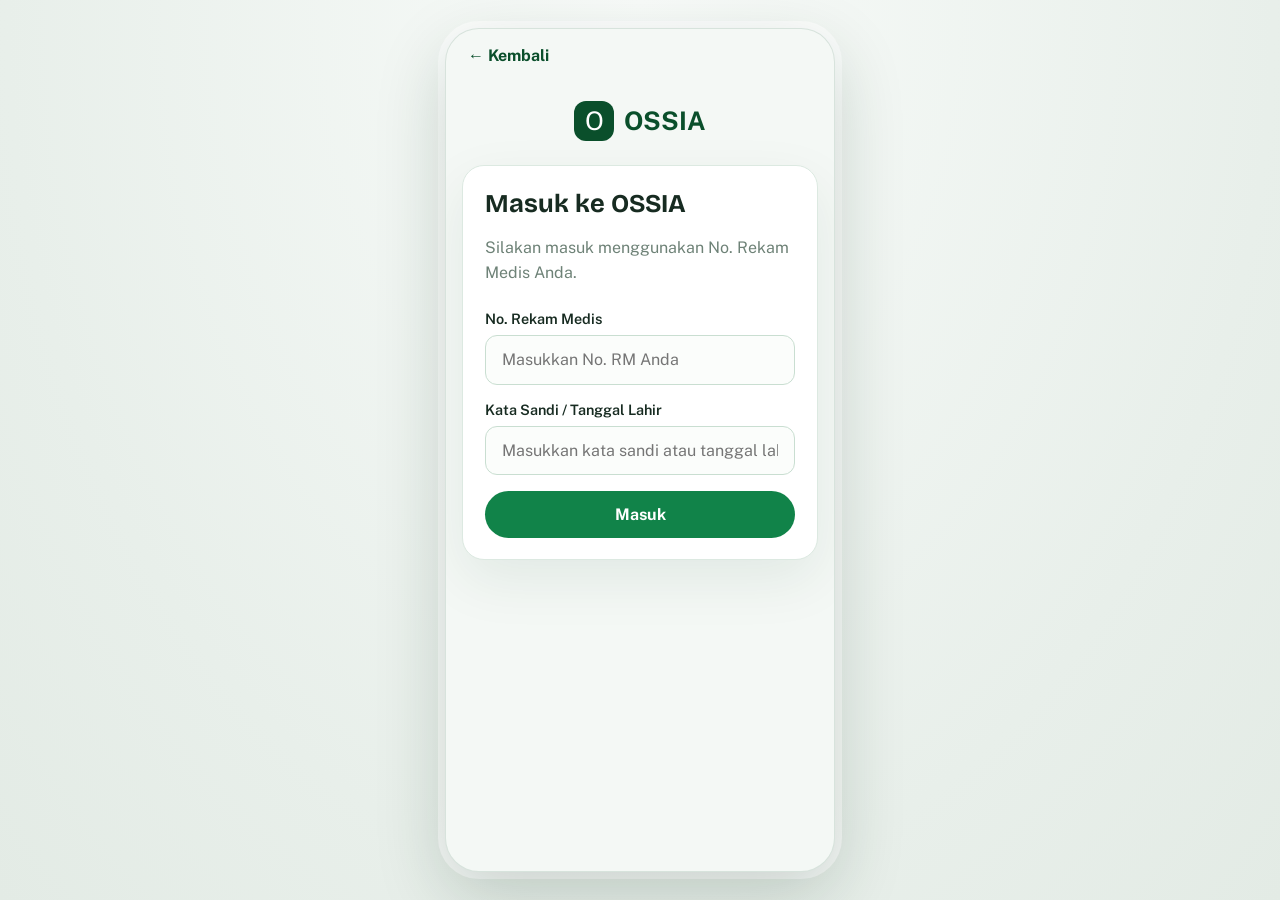
<file: login.html>
<!DOCTYPE html>
<html lang="id">
<head>
<meta charset="UTF-8">
<meta name="viewport" content="width=device-width, initial-scale=1, viewport-fit=cover">
<meta name="theme-color" content="#0a4f2b">
<title>OSSIA | Masuk</title>
<link rel="preconnect" href="https://fonts.googleapis.com">
<link rel="preconnect" href="https://fonts.gstatic.com" crossorigin>
<link href="https://fonts.googleapis.com/css2?family=Bricolage+Grotesque:opsz,wght@12..96,500;12..96,700&family=Public+Sans:wght@400;500;600;700&display=swap" rel="stylesheet">
<link rel="stylesheet" href="style.css">
<style>
/* Perbaikan tombol dan tampilan login tanpa mengubah desain utama */
.auth-page { position:relative; }
.back-link { cursor:pointer; }
.login-submit { cursor:pointer; }
.login-message { display:none; color:#b42318; font-size:.82rem; margin:.5rem 0 0; }
.login-message.show { display:block; }
</style>
</head>
<body>
<section class="auth-page">
  <button class="back-link" type="button" onclick="window.location.href='index.html'">← Kembali</button>
  <div class="auth-brand"><span class="brand-symbol">O</span><strong>OSSIA</strong></div>
  <div class="login-form-wrap">
    <form class="login-card" id="loginForm">
      <h2>Masuk ke OSSIA</h2>
      <p class="sub">Silakan masuk menggunakan No. Rekam Medis Anda.</p>
      <div class="field" style="margin-top:1.5rem;">
        <label for="rm">No. Rekam Medis</label>
        <input id="rm" name="rm" placeholder="Masukkan No. RM Anda" type="text" autocomplete="username" required>
      </div>
      <div class="field">
        <label for="password">Kata Sandi / Tanggal Lahir</label>
        <input id="password" name="password" placeholder="Masukkan kata sandi atau tanggal lahir" type="password" autocomplete="current-password" required>
      </div>
      <p class="login-message" id="loginMessage">Isi No. Rekam Medis dan kata sandi terlebih dahulu.</p>
      <button class="btn block login-submit" type="submit" style="margin-top:1rem;">Masuk</button>
    </form>
  </div>
</section>
<script>
document.getElementById('loginForm').addEventListener('submit', function (event) {
  event.preventDefault();
  const rm = document.getElementById('rm').value.trim();
  const password = document.getElementById('password').value.trim();
  if (!rm || !password) {
    document.getElementById('loginMessage').classList.add('show');
    return;
  }
  // Login ini masih mode demo: input tidak diverifikasi ke server.
  window.location.href = 'home.html';
});
</script>
</body>
</html>
</file>
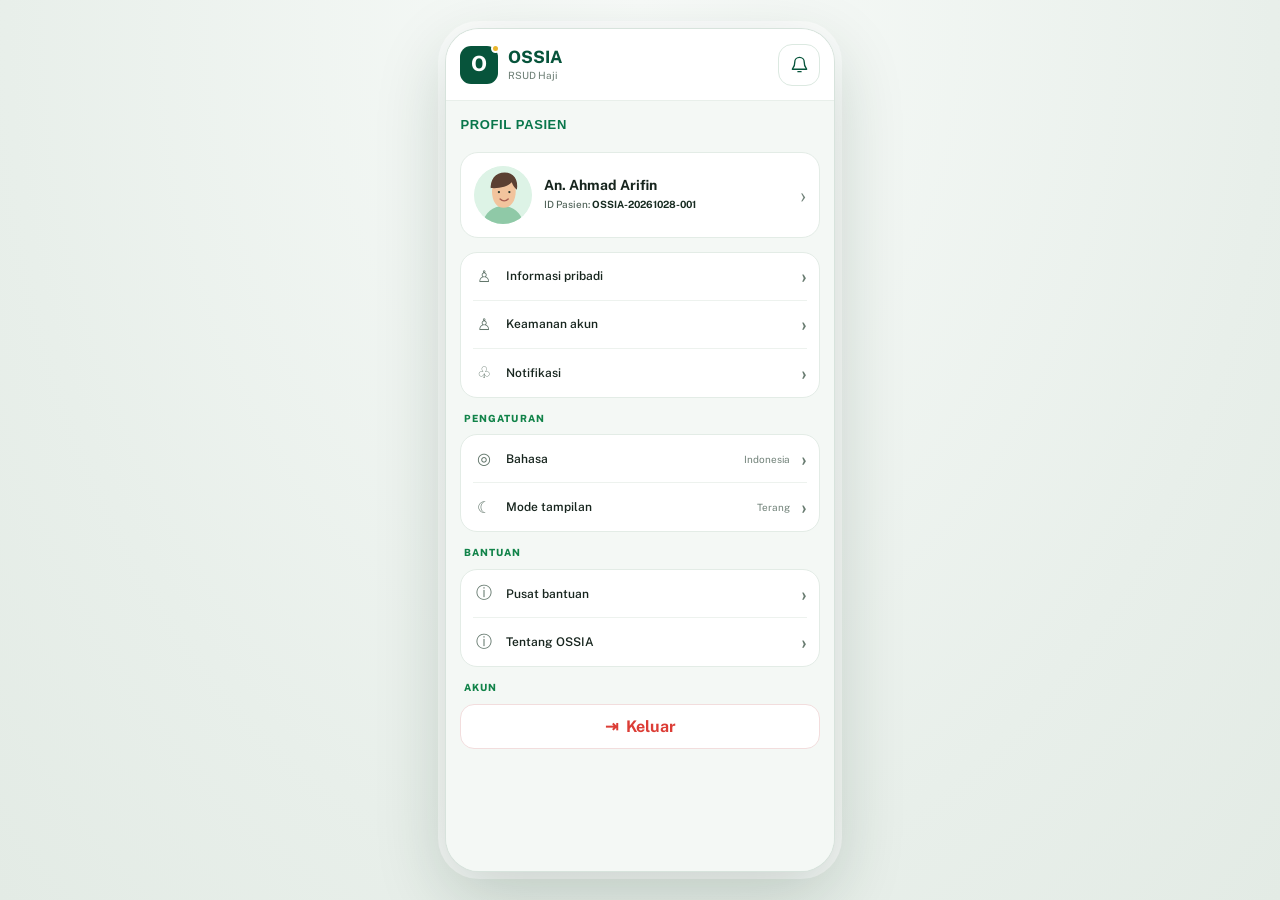
<file: me.html>
<!DOCTYPE html>
<html lang="id"><head>
<meta charset="UTF-8"><meta name="viewport" content="width=device-width, initial-scale=1, viewport-fit=cover">
<meta name="theme-color" content="#0a4f2b"><title>OSSIA | Profil</title>
<link rel="preconnect" href="https://fonts.googleapis.com"><link rel="preconnect" href="https://fonts.gstatic.com" crossorigin>
<link href="https://fonts.googleapis.com/css2?family=Bricolage+Grotesque:opsz,wght@12..96,500;12..96,700&family=Public+Sans:wght@400;500;600;700&display=swap" rel="stylesheet">
<link rel="stylesheet" href="style.css"><link rel="stylesheet" href="home.css"><link rel="stylesheet" href="mobile-pages.css">
<style>
  .om-me-content {
    background: linear-gradient(180deg, #0a4f2b 0%, #e5f5ec 45%, #f4f9f6 100%);
    min-height: calc(100vh - 68px); padding-bottom: 30px;
  }
  .om-me-page .om-page-intro h1 { color: #ffffff !important; font-size: 1.6rem; letter-spacing: 0.5px; margin-bottom: 4px; }
  .om-custom-profile-card {
    background: #ffffff; border: 1px solid #dce9e1; border-radius: 20px; padding: 16px;
    box-shadow: 0 10px 30px rgba(10,79,43,0.1); margin-bottom: 20px; display: flex; align-items: center; gap: 15px;
  }
  .om-custom-avatar {
    width: 68px; height: 68px; border-radius: 50%; overflow: hidden; background: linear-gradient(135deg, #dff3e6, #a1d6bc);
    display: grid; place-items: center; border: 2px solid #cce5d5; flex-shrink: 0;
  }
  .om-custom-avatar svg { width: 100%; height: 100%; object-fit: cover; }
  .om-profile-details { flex: 1; min-width: 0; }
  .om-badge-pill { display: inline-block; background: #0a4f2b; color: #fff; font-size: 0.72rem; font-weight: 700; padding: 3px 10px; border-radius: 99px; margin-bottom: 6px; letter-spacing: 0.3px; }
  .om-role-label { display: none; }
  
  .om-info-text { font-size: 0.72rem; color: #45564e; line-height: 1.45; font-weight: 500; }
  .om-info-text b { color: #172b21; }

  /* CSS Modal Dialog */
  .profile-modal {
    width: calc(100% - 32px); max-width: 420px; padding: 20px; border: none; border-radius: 20px; background: #fff; box-shadow: 0 20px 60px rgba(0,0,0,0.3);
  }
  .profile-modal::backdrop { background: rgba(5,31,17,0.5); backdrop-filter: blur(2px); }
  
  /* Header Modal & Navigasi */
  .modal-header-row { display: flex; align-items: center; justify-content: space-between; margin-bottom: 5px; }
  .modal-header-left { display: flex; align-items: center; gap: 10px; }
  .modal-back-btn { background: transparent; border: none; font-size: 1.3rem; color: #0a4f2b; cursor: pointer; padding: 0; line-height: 1; display: none; }
  .modal-close-btn { border: none; background: #edf4ef; border-radius: 50%; width: 30px; height: 30px; font-weight: bold; cursor: pointer; color: #0a4f2b; display: grid; place-items: center; flex-shrink: 0; }
  
  .profile-modal h3 { color: #0a4f2b; margin: 0; font-size: 1.1rem; }
  .modal-subtitle { font-size: 0.75rem; color: #718279; margin-bottom: 15px; display: block; line-height: 1.4; }
  
  .modal-menu-list { display: flex; flex-direction: column; gap: 8px; }
  .modal-menu-item {
    display: flex; justify-content: space-between; align-items: center;
    background: #eef7f2; border: 1px solid #dce9e1; padding: 14px 16px;
    border-radius: 14px; font-size: 0.8rem; color: #172b21; cursor: pointer;
    text-align: left; font-weight: 600; transition: background 0.2s;
  }
  .modal-menu-item:hover { background: #e5f5ec; }
  .modal-menu-item b { color: #0a4f2b; font-size: 1.2rem; line-height: 1; font-weight: 400; }
  
  .static-info-box {
    background: #ffffff; border: 1px solid #e4eee7; border-radius: 12px; padding: 14px;
    font-size: 0.8rem; color: #33443a; line-height: 1.8; margin-bottom: 15px; box-shadow: 0 4px 10px rgba(0,0,0,0.02);
  }

  /* Form Elements */
  .modal-form-group { margin-bottom: 12px; text-align: left; }
  .modal-form-group label { display: block; font-size: 0.75rem; color: #172b21; margin-bottom: 6px; font-weight: 700; }
  .modal-form-group input, .modal-form-group select, .modal-form-group textarea {
    width: 100%; padding: 12px 14px; border: 1.5px solid #dce9e1; border-radius: 12px; font-size: 0.8rem; color: #172b21; background: #fbfdfc; outline: none; transition: border-color 0.2s; font-family: inherit;
  }
  .modal-form-group input:focus, .modal-form-group select:focus, .modal-form-group textarea:focus { border-color: #0a4f2b; }
  
  .modal-btn-primary { width: 100%; background: #0a4f2b; color: #fff; border: none; border-radius: 99px; padding: 14px; font-size: 0.85rem; font-weight: 700; cursor: pointer; margin-top: 10px; }
  .modal-btn-danger { width: 100%; background: #d32f2f; color: #fff; border: none; border-radius: 99px; padding: 14px; font-size: 0.85rem; font-weight: 700; cursor: pointer; margin-top: 10px; }
  .modal-btn-secondary { width: 100%; background: #e4eee7; color: #172b21; border: none; border-radius: 99px; padding: 14px; font-size: 0.85rem; font-weight: 700; cursor: pointer; margin-top: 8px; }
</style>
<link rel="stylesheet" href="ossia-shared-ui.css">
</head><body>
<section class="ossia-mobile-page om-me-page" id="view-me">
  <header class="om-topbar">
    <div class="om-brand"><span class="om-logo">O<i></i></span><span>OSSIA<small>RSUD Haji</small></span></div>
    <button class="om-icon-btn" id="meNotifications" type="button" aria-label="Notifikasi" onclick="showOssiaToast('Belum ada notifikasi baru.')">
      <svg viewBox="0 0 24 24" width="19" height="19" fill="none" stroke="currentColor" stroke-width="1.7" stroke-linecap="round" stroke-linejoin="round">
        <path d="M18 9a6 6 0 0 0-12 0c0 7-3 7-3 9h18c0-2-3-2-3-9"></path><path d="M10 21h4"></path>
      </svg>
    </button>
  </header>
  <main class="om-content om-me-content">
    <section class="om-page-intro"><h1>PROFIL PASIEN</h1></section>

    <div class="om-custom-profile-card">
      <div class="om-custom-avatar">
        <svg viewBox="0 0 100 100" fill="none" xmlns="http://www.w3.org/2000/svg" aria-hidden="true">
          <rect width="100" height="100" rx="50" fill="#DDF3E6"/>
          <path d="M15 100c3-20 18-31 35-31s32 11 35 31" fill="#8FC9A7"/>
          <path d="M31 43c0-17 8-27 20-27 13 0 21 10 21 27 0 18-9 29-21 29S31 61 31 43Z" fill="#F2C49D"/>
          <path d="M29 42c-2-19 8-31 24-31 15 0 24 12 21 30-4-3-7-8-9-13-8 8-21 11-36 10Z" fill="#5B4032"/>
          <circle cx="43" cy="45" r="2" fill="#26352D"/><circle cx="61" cy="45" r="2" fill="#26352D"/>
          <path d="M45 57c4 4 10 4 14 0" stroke="#A85E50" stroke-width="2.5" stroke-linecap="round"/>
        </svg>
      </div>
      <div class="om-profile-details">
        <span class="om-badge-pill" id="mePatientName">An. Ahmad Arifin</span>
        <div class="om-info-text">ID Pasien: <b>OSSIA-20261028-001</b></div>
      </div>
      <span aria-hidden="true" style="color:#718279;font-size:22px">›</span>
    </div>

    <section class="om-profile-menu" aria-label="Informasi pasien">
      <button type="button" onclick="openModal('modalDataPribadi')"><span class="om-profile-menu-icon">♙</span><span><strong>Informasi pribadi</strong></span><b>›</b></button>
      <button type="button" onclick="openModal('modalPengaturan')"><span class="om-profile-menu-icon">♙</span><span><strong>Keamanan akun</strong></span><b>›</b></button>
      <button type="button" onclick="openModal('modalNotifikasi')"><span class="om-profile-menu-icon">♧</span><span><strong>Notifikasi</strong></span><b>›</b></button>
    </section>

    <p class="om-eyebrow" style="margin:0 4px 8px">PENGATURAN</p>
    <section class="om-profile-menu" aria-label="Pengaturan aplikasi">
      <button type="button" onclick="openModal('modalBahasa')"><span class="om-profile-menu-icon">◎</span><span><strong>Bahasa</strong></span><small style="color:#718279">Indonesia</small><b>›</b></button>
      <button type="button" onclick="openModal('modalPengaturan')"><span class="om-profile-menu-icon">☾</span><span><strong>Mode tampilan</strong></span><small style="color:#718279">Terang</small><b>›</b></button>
    </section>

    <p class="om-eyebrow" style="margin:0 4px 8px">BANTUAN</p>
    <section class="om-profile-menu" aria-label="Bantuan">
      <button type="button" onclick="openModal('modalBantuan')"><span class="om-profile-menu-icon">ⓘ</span><span><strong>Pusat bantuan</strong></span><b>›</b></button>
      <button type="button" onclick="openModal('modalBantuan')"><span class="om-profile-menu-icon">ⓘ</span><span><strong>Tentang OSSIA</strong></span><b>›</b></button>
    </section>

    <p class="om-eyebrow" style="margin:0 4px 8px">AKUN</p>
    <button class="om-logout-btn" type="button" onclick="bukaHalaman('login')"><span>⇥</span><span>Keluar</span></button>
  </main>

  <!-- ================= KUMPULAN MODAL ================= -->

  <!-- 1. MODAL: DATA PRIBADI -->
  <dialog class="profile-modal" id="modalDataPribadi">
    <div class="modal-header-row">
      <div class="modal-header-left"><h3 class="i18n" data-id="Data Pribadi Akun" data-en="Personal Account Data">Data Pribadi Akun</h3></div>
      <button class="modal-close-btn" onclick="closeModal('modalDataPribadi')">×</button>
    </div>
    <span class="modal-subtitle i18n" data-id="Informasi pasien terdaftar." data-en="Registered patient information.">Informasi pasien terdaftar.</span>
    
    <div class="static-info-box">
      <p style="margin:0 0 6px;"><b class="i18n" data-id="Nama Lengkap:" data-en="Full Name:">Nama Lengkap:</b> <span id="modalPatientName">An. Ahmad Arifin</span></p>
      <p style="margin:0 0 6px;"><b class="i18n" data-id="No. Rekam Medis:" data-en="Medical Record No:">No. Rekam Medis:</b> RM-PADANG001</p>
      <p style="margin:0 0 6px;"><b class="i18n" data-id="Umur / Tgl Lahir:" data-en="Age / Date of Birth:">Umur / Tgl Lahir:</b> <span class="i18n" data-id="9 Tahun (12 Mei 2017)" data-en="9 Years (May 12, 2017)">9 Tahun (12 Mei 2017)</span></p>
      <p style="margin:0 0 0;"><b class="i18n" data-id="Jenis Kelamin:" data-en="Gender:">Jenis Kelamin:</b> <span class="i18n" data-id="Laki-laki" data-en="Male">Laki-laki</span></p>
    </div>

    <div class="modal-menu-list">
      <button class="modal-menu-item" onclick="switchModal('modalDataPribadi', 'modalKoreksiBiodata')">
        <span class="i18n" data-id="Ajukan Koreksi Biodata" data-en="Request Data Correction">Ajukan Koreksi Biodata</span> <b>›</b>
      </button>
    </div>
  </dialog>

  <!-- 1A. SUB-MODAL: KOREKSI BIODATA -->
  <dialog class="profile-modal" id="modalKoreksiBiodata">
    <div class="modal-header-row">
      <div class="modal-header-left">
        <button class="modal-back-btn" style="display:block;" onclick="switchModal('modalKoreksiBiodata', 'modalDataPribadi')">←</button>
        <h3 class="i18n" data-id="Koreksi Biodata" data-en="Data Correction">Koreksi Biodata</h3>
      </div>
      <button class="modal-close-btn" onclick="closeModal('modalKoreksiBiodata')">×</button>
    </div>
    
    <form onsubmit="event.preventDefault(); showOssiaToast(localStorage.getItem('ossia_language') === 'en' ? 'Request sent to Hospital Admin' : 'Ajuan telah terkirim ke Admin RS'); switchModal('modalKoreksiBiodata', 'modalDataPribadi');">
      <div class="modal-form-group">
        <label class="i18n" data-id="Pilih Data yang Salah" data-en="Select Incorrect Data">Pilih Data yang Salah</label>
        <select required>
          <option value="" disabled selected class="i18n" data-id="Pilih kategori..." data-en="Select category...">Pilih kategori...</option>
          <option class="i18n" data-id="Nama Lengkap Pasien" data-en="Patient Full Name">Nama Lengkap Pasien</option>
          <option class="i18n" data-id="Tanggal Lahir / Umur" data-en="Date of Birth / Age">Tanggal Lahir / Umur</option>
          <option class="i18n" data-id="Jenis Kelamin" data-en="Gender">Jenis Kelamin</option>
        </select>
      </div>
      <div class="modal-form-group">
        <label class="i18n" data-id="Data yang Seharusnya (Benar)" data-en="Correct Data Should Be">Data yang Seharusnya (Benar)</label>
        <textarea rows="3" required></textarea>
      </div>
      <button type="submit" class="modal-btn-primary i18n" data-id="Kirim Pengajuan" data-en="Submit Request">Kirim Pengajuan</button>
    </form>
  </dialog>

  <!-- 2. MODAL: PENGATURAN & PRIVASI -->
  <dialog class="profile-modal" id="modalPengaturan">
    <div class="modal-header-row">
      <div class="modal-header-left"><h3 class="i18n" data-id="Pengaturan & Privasi" data-en="Settings & Privacy">Pengaturan & Privasi</h3></div>
      <button class="modal-close-btn" onclick="closeModal('modalPengaturan')">×</button>
    </div>
    <span class="modal-subtitle i18n" data-id="Kelola preferensi aplikasi OSSIA." data-en="Manage OSSIA app preferences.">Kelola preferensi aplikasi OSSIA.</span>
    <div class="modal-menu-list">
      <button class="modal-menu-item" onclick="switchModal('modalPengaturan', 'modalNotifikasi')"><span class="i18n" data-id="Notifikasi Hasil Skrining" data-en="Screening Notifications">Notifikasi Hasil Skrining</span> <b>›</b></button>
      <button class="modal-menu-item" onclick="switchModal('modalPengaturan', 'modalBahasa')"><span class="i18n" data-id="Bahasa Aplikasi" data-en="App Language">Bahasa Aplikasi</span> <b>›</b></button>
      <button class="modal-menu-item" style="color: #d32f2f;" onclick="switchModal('modalPengaturan', 'modalHapusChat')"><span class="i18n" data-id="Hapus Riwayat Chat AI" data-en="Clear AI Chat History">Hapus Riwayat Chat AI</span> <b>›</b></button>
    </div>
  </dialog>

  <!-- 2A. SUB-MODAL: NOTIFIKASI -->
  <dialog class="profile-modal" id="modalNotifikasi">
    <div class="modal-header-row">
      <div class="modal-header-left">
        <button class="modal-back-btn" style="display:block;" onclick="switchModal('modalNotifikasi', 'modalPengaturan')">←</button>
        <h3 class="i18n" data-id="Pengaturan Notifikasi" data-en="Notification Settings">Pengaturan Notifikasi</h3>
      </div>
      <button class="modal-close-btn" onclick="closeModal('modalNotifikasi')">×</button>
    </div>
    <form onsubmit="event.preventDefault(); showOssiaToast(localStorage.getItem('ossia_language') === 'en' ? 'Settings saved' : 'Pengaturan disimpan'); switchModal('modalNotifikasi', 'modalPengaturan');">
      <div class="modal-form-group">
        <label class="i18n" data-id="Notifikasi Skrining Selesai" data-en="Screening Complete Notification">Notifikasi Skrining Selesai</label>
        <select><option class="i18n" data-id="Aktifkan" data-en="Enable">Aktifkan</option><option class="i18n" data-id="Matikan" data-en="Disable">Matikan</option></select>
      </div>
      <button type="submit" class="modal-btn-primary i18n" data-id="Simpan Pengaturan" data-en="Save Settings">Simpan Pengaturan</button>
    </form>
  </dialog>

  <!-- 2B. SUB-MODAL: BAHASA APLIKASI -->
  <dialog class="profile-modal" id="modalBahasa">
    <div class="modal-header-row">
      <div class="modal-header-left">
        <button class="modal-back-btn" style="display:block;" onclick="switchModal('modalBahasa', 'modalPengaturan')">←</button>
        <h3 class="i18n" data-id="Bahasa Aplikasi" data-en="App Language">Bahasa Aplikasi</h3>
      </div>
      <button class="modal-close-btn" onclick="closeModal('modalBahasa')">×</button>
    </div>
    <span class="modal-subtitle i18n" data-id="Pilih bahasa utama untuk antarmuka aplikasi." data-en="Select the main language for the app interface.">Pilih bahasa utama untuk antarmuka aplikasi.</span>
    
    <form onsubmit="simpanBahasa(event)">
      <div class="modal-form-group">
        <label class="i18n" data-id="Pilihan Bahasa" data-en="Language Options">Pilihan Bahasa</label>
        <select id="selectBahasa">
          <option value="id">Bahasa Indonesia</option>
          <option value="en">English (Bahasa Inggris)</option>
        </select>
      </div>
      <button type="submit" class="modal-btn-primary i18n" data-id="Terapkan Bahasa" data-en="Apply Language">Terapkan Bahasa</button>
    </form>
  </dialog>

  <!-- 2C. SUB-MODAL: HAPUS CHAT -->
  <dialog class="profile-modal" id="modalHapusChat">
    <div class="modal-header-row">
      <div class="modal-header-left">
        <button class="modal-back-btn" style="display:block;" onclick="switchModal('modalHapusChat', 'modalPengaturan')">←</button>
        <h3 style="color:#d32f2f;" class="i18n" data-id="Hapus Riwayat Chat" data-en="Clear Chat History">Hapus Riwayat Chat</h3>
      </div>
      <button class="modal-close-btn" onclick="closeModal('modalHapusChat')">×</button>
    </div>
    <span class="modal-subtitle i18n" style="margin-bottom:20px;" data-id="Apakah Anda yakin ingin menghapus semua riwayat percakapan dengan AI? Tindakan ini tidak dapat dibatalkan." data-en="Are you sure you want to delete all AI chat history? This action cannot be undone.">Apakah Anda yakin ingin menghapus semua riwayat percakapan dengan AI? Tindakan ini tidak dapat dibatalkan.</span>
    <button class="modal-btn-danger i18n" data-id="Ya, Hapus Sekarang" data-en="Yes, Delete Now" onclick="hapusRiwayatChat()">Ya, Hapus Sekarang</button>
    <button class="modal-btn-secondary i18n" data-id="Batal" data-en="Cancel" onclick="switchModal('modalHapusChat', 'modalPengaturan')">Batal</button>
  </dialog>

  <!-- 3. MODAL: BANTUAN & PANDUAN -->
  <dialog class="profile-modal" id="modalBantuan">
    <div class="modal-header-row">
      <div class="modal-header-left"><h3 class="i18n" data-id="Bantuan & Panduan" data-en="Help & Guide">Bantuan & Panduan</h3></div>
      <button class="modal-close-btn" onclick="closeModal('modalBantuan')">×</button>
    </div>
    <span class="modal-subtitle i18n" data-id="Pusat bantuan pengguna." data-en="User help center.">Pusat bantuan pengguna.</span>
    <div class="modal-menu-list">
      <button class="modal-menu-item" onclick="switchModal('modalBantuan', 'modalPanduanBaca')"><span class="i18n" data-id="Cara Membaca Hasil Skrining" data-en="How to Read Screening Results">Cara Membaca Hasil Skrining</span> <b>›</b></button>
      <button class="modal-menu-item" onclick="switchModal('modalBantuan', 'modalHubungiAdmin')"><span class="i18n" data-id="Hubungi Dukungan / Admin" data-en="Contact Support / Admin">Hubungi Dukungan / Admin</span> <b>›</b></button>
    </div>
  </dialog>

  <!-- 3A. SUB-MODAL: PANDUAN -->
  <dialog class="profile-modal" id="modalPanduanBaca">
    <div class="modal-header-row">
      <div class="modal-header-left">
        <button class="modal-back-btn" style="display:block;" onclick="switchModal('modalPanduanBaca', 'modalBantuan')">←</button>
        <h3 class="i18n" data-id="Cara Penggunaan" data-en="How to Use">Cara Penggunaan</h3>
      </div>
      <button class="modal-close-btn" onclick="closeModal('modalPanduanBaca')">×</button>
    </div>
    <div class="static-info-box i18n" data-id="<b>Langkah Skrining:</b><br>1. Unggah foto X-ray di menu <b>Home</b>.<br>2. Cek hasil di menu <b>Riwayat</b>.<br>3. Gunakan asisten AI di menu <b>Chat</b> jika ada pertanyaan." data-en="<b>Screening Steps:</b><br>1. Upload X-ray photo in <b>Home</b>.<br>2. Check results in <b>History</b>.<br>3. Use AI assistant in <b>Chat</b> if you have questions.">
      <b>Langkah Skrining:</b><br>1. Unggah foto X-ray di menu <b>Home</b>.<br>2. Cek hasil di menu <b>Riwayat</b>.<br>3. Gunakan asisten AI di menu <b>Chat</b> jika ada pertanyaan.
    </div>
  </dialog>

  <!-- 3B. SUB-MODAL: HUBUNGI ADMIN -->
  <dialog class="profile-modal" id="modalHubungiAdmin">
    <div class="modal-header-row">
      <div class="modal-header-left">
        <button class="modal-back-btn" style="display:block;" onclick="switchModal('modalHubungiAdmin', 'modalBantuan')">←</button>
        <h3 class="i18n" data-id="Hubungi Admin" data-en="Contact Admin">Hubungi Admin</h3>
      </div>
      <button class="modal-close-btn" onclick="closeModal('modalHubungiAdmin')">×</button>
    </div>
    <form onsubmit="event.preventDefault(); showOssiaToast(localStorage.getItem('ossia_language') === 'en' ? 'Message sent' : 'Pesan telah terkirim'); switchModal('modalHubungiAdmin', 'modalBantuan');">
      <div class="modal-form-group">
        <label class="i18n" data-id="Keluhan / Pesan Anda" data-en="Your Issue / Message">Keluhan / Pesan Anda</label>
        <textarea rows="4" required></textarea>
      </div>
      <button type="submit" class="modal-btn-primary i18n" data-id="Kirim Pesan" data-en="Send Message">Kirim Pesan</button>
    </form>
  </dialog>

</section>

<!-- ================= SCRIPT LOGIC ================= -->
<script>
  function openModal(id) { document.getElementById(id).showModal(); }
  function closeModal(id) { document.getElementById(id).close(); }
  function switchModal(closeId, openId) {
    document.getElementById(closeId).close();
    document.getElementById(openId).showModal();
  }
  
  // Fungsi Pengeksekusi Terjemahan Bahasa (Translator Engine)
  function applyLanguage(lang) {
    document.querySelectorAll('.i18n').forEach(el => {
      if (el.hasAttribute('data-' + lang)) {
        el.innerHTML = el.getAttribute('data-' + lang);
      }
    });

    // Translate bottom navigation bar if it exists
    const navRiwayat = document.querySelector('.mobile-nav button:nth-child(2) span:nth-child(2)');
    if (navRiwayat) {
      navRiwayat.textContent = lang === 'en' ? 'History' : 'Riwayat';
    }
  }
  
  // Fungsi Menyimpan dan Menjalankan Perubahan Bahasa Saat Diklik
  function simpanBahasa(event) {
    event.preventDefault();
    const bahasaPilihan = document.getElementById('selectBahasa').value;
    localStorage.setItem('ossia_language', bahasaPilihan);
    
    // Langsung terjemahkan halaman
    applyLanguage(bahasaPilihan);
    
    if(bahasaPilihan === 'en') {
      showOssiaToast('Language updated successfully!');
    } else {
      showOssiaToast('Pengaturan bahasa berhasil disimpan!');
    }
    
    switchModal('modalBahasa', 'modalPengaturan');
  }

  function hapusRiwayatChat() {
    localStorage.removeItem('ossia_chat_history'); 
    localStorage.removeItem('chatMessages'); 
    const lang = localStorage.getItem('ossia_language') || 'id';
    showOssiaToast(lang === 'en' ? 'AI chat history cleared.' : 'Riwayat chat AI berhasil dibersihkan.');
    switchModal('modalHapusChat', 'modalPengaturan');
  }
</script>

<script>
/* Sinkronisasi Data Saat Halaman Dimuat */
(function () {
  const PROFILE_KEY = "ossia_patient_profile";
  const DEFAULT_NAME = "An. Ahmad Arifin";
  
  document.addEventListener("DOMContentLoaded", function () {
    // 1. Setup & Terapkan Bahasa Tersimpan
    const savedLang = localStorage.getItem('ossia_language') || 'id';
    if(document.getElementById('selectBahasa')) {
      document.getElementById('selectBahasa').value = savedLang;
    }
    
    // 2. Sinkronisasi Nama Pasien
    const nameElement = document.getElementById("mePatientName");
    const modalNameElement = document.getElementById("modalPatientName");
    if (nameElement) {
      let profile = {};
      try {
        profile = JSON.parse(localStorage.getItem(PROFILE_KEY) || "{}");
      } catch (error) {}
      
      const existingName = String(nameElement.textContent || "").trim();
      const savedName = String(profile.name || profile.nama || "").trim();
      const patientName = savedName || existingName || DEFAULT_NAME;
      
      nameElement.textContent = patientName;
      if (modalNameElement) modalNameElement.textContent = patientName;
      
      profile.name = patientName;
      try { localStorage.setItem(PROFILE_KEY, JSON.stringify(profile)); } catch (e) {}
    }

    // 3. Jalankan terjemahan bahasa setelah elemen Nav dimuat (delay tipis)
    setTimeout(() => { applyLanguage(savedLang); }, 50);
  });
})();
</script>

<script>
(function () {
  const pages = { landing:"landing.html", login:"login.html", home:"home.html", dashboard:"home.html",
    riwayat:"riwayat.html", chat:"chat.html", chatbot:"chat.html", me:"me.html" };
  window.bukaHalaman = function (target) { window.location.href = pages[target] || "index.html"; };
  window.showOssiaToast = function (message) {
    let toast = document.getElementById("ossia-global-toast");
    if (!toast) {
      toast = document.createElement("div");
      toast.id = "ossia-global-toast";
      toast.className = "om-toast";
      document.body.appendChild(toast);
    }
    toast.textContent = message;
    toast.classList.add("show");
    window.setTimeout(() => toast.classList.remove("show"), 2500);
  };
  document.addEventListener("DOMContentLoaded", function () {
    const current = location.pathname.split("/").pop().toLowerCase().replace(".html", "");
    if (!["home", "riwayat", "chat", "me"].includes(current) || document.querySelector(".mobile-nav")) return;
    const items = [["home","⌂","Home"],["riwayat","▤","Riwayat"],["chat","▢","Chat"],["me","♙","Me"]];
    const nav = document.createElement("nav");
    nav.className = "mobile-nav";
    nav.setAttribute("aria-label", "Navigasi utama");
    nav.innerHTML = items.map(([id, icon, label]) =>
      `<button type="button" class="${current===id?"active":""}" aria-label="${label}" ${current===id?'aria-current="page"':""} onclick="bukaHalaman('${id}')"><span aria-hidden="true">${icon}</span><span>${label}</span></button>`
    ).join("");
    document.body.appendChild(nav);
  });
})();
</script>
</body></html>
</file>
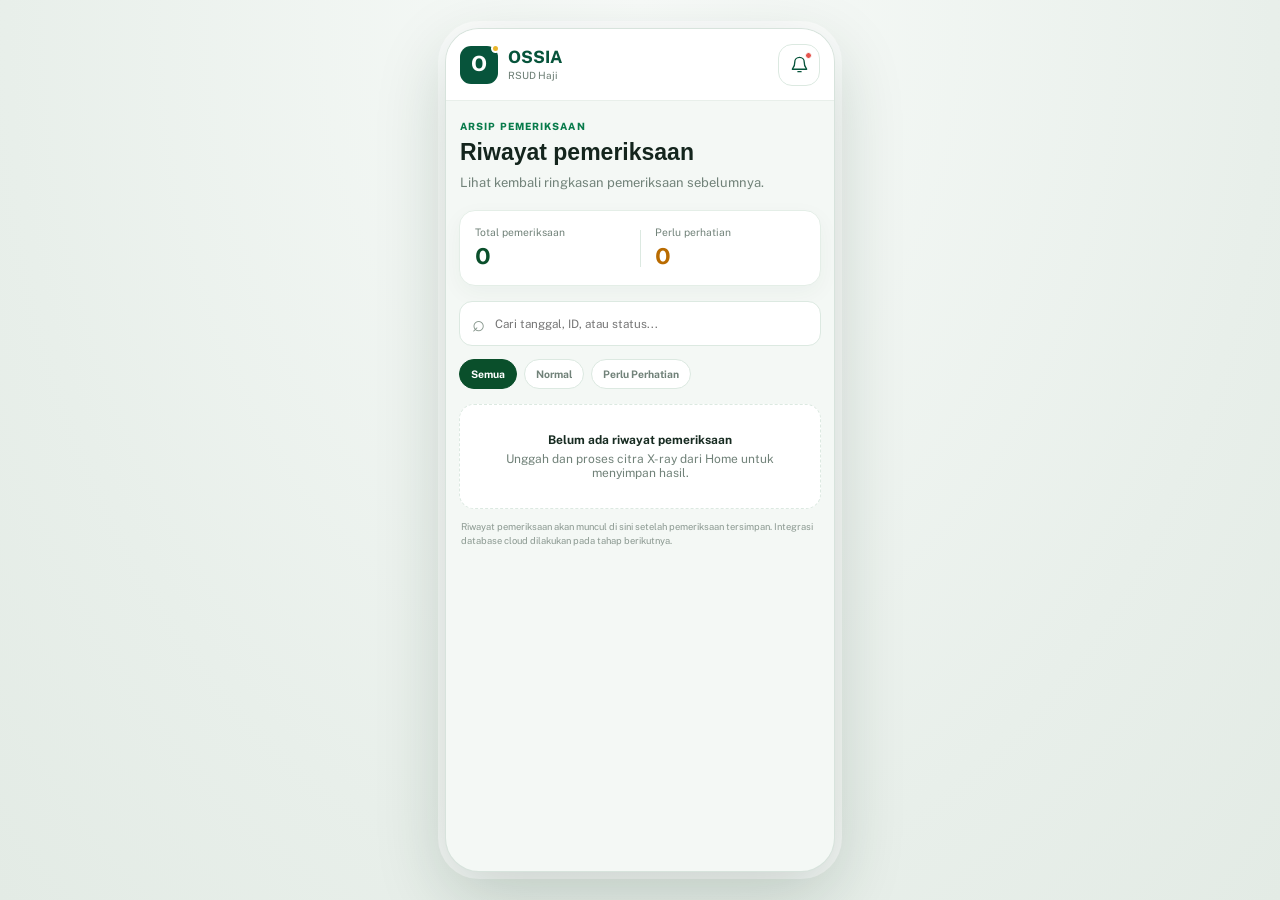
<file: riwayat.html>
<!DOCTYPE html>
<html lang="id">
<head>
<meta charset="UTF-8">
<meta name="viewport" content="width=device-width, initial-scale=1, viewport-fit=cover">
<meta name="theme-color" content="#0a4f2b">
<title>OSSIA | Riwayat Pemeriksaan</title>
<link rel="preconnect" href="https://fonts.googleapis.com">
<link rel="preconnect" href="https://fonts.gstatic.com" crossorigin>
<link href="https://fonts.googleapis.com/css2?family=Bricolage+Grotesque:opsz,wght@12..96,500;12..96,700&family=Public+Sans:wght@400;500;600&display=swap" rel="stylesheet">
<link rel="stylesheet" href="style.css">
<link rel="stylesheet" href="home.css">
<link rel="stylesheet" href="riwayat.css">
<link rel="stylesheet" href="ossia-shared-ui.css">
</head>
<body>
<section class="ossia-mobile-page history-page" id="view-riwayat">
  <header class="om-topbar">
    <div class="om-brand"><span class="om-logo">O<i></i></span><span>OSSIA<small>RSUD Haji</small></span></div>
    <button class="om-icon-btn" id="historyNotifications" type="button" aria-label="Notifikasi" title="Notifikasi">
      <svg viewBox="0 0 24 24" width="19" height="19" aria-hidden="true" fill="none" stroke="currentColor" stroke-width="1.7" stroke-linecap="round" stroke-linejoin="round">
        <path d="M18 9a6 6 0 0 0-12 0c0 7-3 7-3 9h18c0-2-3-2-3-9"></path>
        <path d="M10 21h4"></path>
      </svg><b></b>
    </button>
  </header>
  <main class="om-content">
    <section class="om-page-intro"><p class="om-eyebrow">ARSIP PEMERIKSAAN</p><h1>Riwayat pemeriksaan</h1><p>Lihat kembali ringkasan pemeriksaan sebelumnya.</p></section>
    <section class="om-history-summary">
      <div><span>Total pemeriksaan</span><strong id="historyTotal">0</strong></div><i></i><div><span>Perlu perhatian</span><strong class="om-amber-text" id="historyAttention">0</strong></div>
    </section>
    <label class="om-search"><span>⌕</span><input id="historySearch" type="search" placeholder="Cari tanggal, ID, atau status..."><button id="historyClear" type="button" hidden aria-label="Hapus pencarian">×</button></label>
    <div class="om-filter-row" id="historyFilters" role="group" aria-label="Filter status pemeriksaan">
      <button type="button" class="selected" data-history-filter="all" aria-pressed="true">Semua</button>
      <button type="button" data-history-filter="normal" aria-pressed="false">Normal</button>
      <button type="button" data-history-filter="attention" aria-pressed="false">Perlu Perhatian</button>
    </div>
    <section class="om-history-list" id="historyList" aria-live="polite"></section>
    <p class="om-disclaimer">Riwayat pemeriksaan akan muncul di sini setelah pemeriksaan tersimpan. Integrasi database cloud dilakukan pada tahap berikutnya.</p>
  </main>
  <dialog class="om-detail-dialog" id="historyDetailDialog">
    <form method="dialog"><button class="om-dialog-close" aria-label="Tutup detail">×</button></form>
    <div id="historyDetailContent"></div>
  </dialog>
</section>



<script src="riwayat.js"></script>


<script>
(function () {
  const pages = {
    landing: "landing.html",
    login: "login.html",
    home: "home.html",
    dashboard: "home.html",
    riwayat: "riwayat.html",
    chat: "chat.html",
    chatbot: "chat.html",
    me: "me.html"
  };

  window.bukaHalaman = function (target) {
    window.location.href = pages[target] || "index.html";
  };

  window.showOssiaToast = function (message) {
    let toast = document.getElementById("ossia-global-toast");
    if (!toast) {
      toast = document.createElement("div");
      toast.id = "ossia-global-toast";
      toast.className = "toast";
      document.body.appendChild(toast);
    }
    toast.textContent = message;
    toast.classList.add("show");
    window.setTimeout(() => toast.classList.remove("show"), 2500);
  };

  document.addEventListener("DOMContentLoaded", function () {
    const file = window.location.pathname.split("/").pop().toLowerCase();
    const current = file.replace(".html", "");
    if (!["home", "riwayat", "chat", "me"].includes(current)) return;

    // Avoid duplicate nav if script is included twice.
    if (document.querySelector(".mobile-nav")) return;

    const nav = document.createElement("nav");
    nav.className = "mobile-nav";
    nav.setAttribute("aria-label", "Navigasi utama");
    const items = [
      ["home", "⌂", "Home"],
      ["riwayat", "▤", "Riwayat"],
      ["chat", "▢", "Chat"],
      ["me", "♙", "Me"]
    ];
    nav.innerHTML = items.map(([id, icon, label]) =>
      `<button type="button" class="${current === id ? "active" : ""}" aria-label="${label}" ${current === id ? 'aria-current="page"' : ""} onclick="bukaHalaman('${id}')"><span aria-hidden="true">${icon}</span><span>${label}</span></button>`
    ).join("");
    document.body.appendChild(nav);
  });
})();
</script>

</body>
</html>
</file>
<file: style.css>
:root {
  --rs-green: #118349; --rs-green-dark: #0a4f2b; --rs-green-soft: #e5f5ec;
  --rs-maroon: #8b3030; --rs-yellow: #d99116; --ink: #172b21; --muted: #6e8277;
  --line: #dce9e1; --box: #f5f9f6; --font-head: "Bricolage Grotesque", sans-serif;
  --font-body: "Public Sans", sans-serif;
}
* { box-sizing: border-box; }
body { margin: 0; background: #f3f7f4; color: var(--ink); font-family: var(--font-body); }
button, input { font: inherit; }
button { cursor: pointer; }
h1,h2,h3 { font-family: var(--font-head); }
p { line-height: 1.6; }
.btn { border: 0; border-radius: 999px; padding: .85rem 1.2rem; color: #fff; background: var(--rs-green); font-weight: 700; }
.btn.secondary { color: var(--rs-green-dark); background: var(--rs-green-soft); border: 1px solid #c4e3d0; }
.btn.block { display: block; width: 100%; }
.btn.small { padding: .65rem 1rem; font-size: .9rem; }
.login { min-height: 100dvh; display: grid; grid-template-columns: 1.05fr 1fr; background: #f5f9f6; }
.login-hero { background: var(--rs-green-dark); color: #fff; padding: clamp(1.5rem,5vw,4rem); display: flex; flex-direction: column; justify-content: space-between; min-height: 100%; }
.login-hero h1 { font-size: clamp(2rem,4vw,3.3rem); line-height: 1.1; max-width: 620px; margin: 1rem 0; }
.login-hero p { color: #c8e6d4; max-width: 540px; }
.login-hero .hint { font-size: .8rem; margin-top: 2rem; }
.login-form-wrap { display: grid; place-items: center; padding: 2rem; }
.login-card { width: min(100%, 450px); background: white; padding: clamp(1.4rem,4vw,2.5rem); border-radius: 24px; box-shadow: 0 20px 55px rgba(9,65,35,.08); }
.login-card h2 { margin: 0 0 .4rem; font-size: 1.6rem; }
.login-card .sub { color: var(--muted); margin-bottom: 1.5rem; }
.field { margin: 1rem 0; }
.field label { display: block; font-size: .9rem; font-weight: 600; margin-bottom: .5rem; }
.field input { width: 100%; border: 1px solid #c9ded1; border-radius: 12px; padding: .9rem 1rem; outline-color: var(--rs-green); background: #fbfdfb; }
.shell { display: grid; grid-template-columns: 250px minmax(0,1fr); min-height: 100dvh; }
.sidebar { background: var(--rs-green-dark); color: white; padding: 1.5rem; display: flex; flex-direction: column; gap: 2rem; }
.brand { display: flex; align-items: center; gap: .75rem; font-weight: 800; font-size: 1.15rem; }
.nav { display: flex; flex-direction: column; gap: .5rem; }
.nav button { border: 0; text-align: left; border-radius: 12px; padding: .9rem 1rem; background: transparent; color: #d4e9dc; font-weight: 600; }
.nav button:hover,.nav button[aria-current="page"] { color: white; background: rgba(255,255,255,.15); }
.sidebar-foot { margin-top: auto; border-top: 1px solid rgba(255,255,255,.15); padding-top: 1.2rem; }
.shell main { min-width: 0; padding: clamp(1.1rem,3vw,2.5rem); }
.page-head { margin-bottom: 1.5rem; }
.page-head h2 { margin: 0 0 .4rem; font-size: 1.8rem; }
.page-head p { color: var(--muted); margin: 0; }
.panel { padding: clamp(1rem,2vw,1.6rem); border-radius: 20px; background: #fff; border: 1px solid #e7efe9; box-shadow: 0 10px 30px rgba(9,65,35,.04); }
.dropzone { border: 2px dashed #a5cbb4; border-radius: 16px; padding: 3rem 1rem; text-align: center; color: var(--rs-green-dark); background: #eff8f2; }
.stats { display: grid; grid-template-columns: repeat(3,minmax(0,1fr)); gap: 1rem; margin-top: 1rem; }
.stat { border: 1px solid var(--line); border-radius: 15px; padding: 1.2rem; background: var(--box); }
.stat span { display: block; color: var(--muted); font-size: .85rem; margin-bottom: .5rem; }
.stat strong { font-family: var(--font-head); font-size: 1.35rem; }
.landing-page { min-height: 100dvh; display: grid; grid-template-columns: 1fr 1fr; background: #f7faf8; }
.landing-page .login-hero { min-height: 100dvh; }
.landing-cta { margin-top: 1.5rem; max-width: 250px; background: white; color: var(--rs-green-dark); }
.landing-info { padding: clamp(2rem,6vw,5rem); display: flex; flex-direction: column; justify-content: center; }
.landing-info h2 { font-size: clamp(1.7rem,3vw,2.6rem); line-height: 1.15; }
.landing-info p { color: var(--muted); }
.feature-list { display: grid; gap: 1rem; margin: 1.5rem 0; }
.feature-list > div { display: flex; align-items: center; gap: 1rem; background: white; border: 1px solid var(--line); border-radius: 14px; padding: 1rem; }
.feature-list b { color: var(--rs-green); font-family: var(--font-head); font-size: 1.2rem; }
.feature-list span { display: flex; flex-direction: column; gap: .2rem; }
.feature-list small { color: var(--muted); }
.auth-page { min-height: 100dvh; display: flex; flex-direction: column; align-items: center; justify-content: center; padding: 1.5rem; background: #f4f8f5; position: relative; }
.auth-page .back-link { position: absolute; top: 1.5rem; left: 1.5rem; border: 0; background: transparent; color: var(--rs-green-dark); font-weight: 700; }
.auth-brand { display: flex; align-items: center; gap: .6rem; color: var(--rs-green-dark); font-size: 1.6rem; margin-bottom: 1.5rem; }
.brand-symbol { display: grid; place-items: center; width: 40px; height: 40px; background: var(--rs-green-dark); color: white; border-radius: 12px; }
.auth-page .login-form-wrap { padding: 0; width: 100%; }
.auth-page .login-card { border: 1px solid var(--line); }
#chat-box { min-height: 260px; }
.landing-page .login-hero .login-hero { padding: 0; }
.loading-screen { padding: 3rem; text-align: center; color: var(--muted); }
.mobile-nav { display: none; }
@media (max-width: 760px) {
  body { background: #f7faf8; }
  .login, .landing-page { display: flex; flex-direction: column; }
  .login-hero { min-height: auto; padding: 1.4rem 1.3rem 1.6rem; }
  .login-hero h1 { font-size: 1.8rem; }
  .login-hero > div > div[style*="margin-top: 3rem"] { display: none !important; }
  .login-hero .hint { margin-top: 1rem; }
  .login-form-wrap { padding: 1.2rem; }
  .login-card { padding: 1.4rem; }
  .landing-page .login-hero { min-height: 52vh; }
  .landing-info { padding: 1.5rem; }
  .landing-info h2 { font-size: 1.7rem; }
  .auth-page { justify-content: flex-start; padding-top: 5rem; }
  .shell { display: block; min-height: 100dvh; padding-bottom: calc(82px + env(safe-area-inset-bottom)); }
  .sidebar { display: none; }
  .shell main { padding: 1.2rem 1rem 2rem; }
  .page-head h2 { font-size: 1.5rem; }
  .stats { grid-template-columns: 1fr; gap: .7rem; }
  .stat { padding: 1rem; }
  .mobile-nav { position: fixed; z-index: 20; left: 0; right: 0; bottom: 0; display: grid; grid-template-columns: repeat(4,1fr); padding: .5rem .35rem calc(.5rem + env(safe-area-inset-bottom)); background: rgba(255,255,255,.97); border-top: 1px solid var(--line); backdrop-filter: blur(14px); }
  .mobile-nav button { border: 0; background: transparent; color: #7d8e83; display: flex; flex-direction: column; align-items: center; gap: .2rem; padding: .4rem .1rem; font-size: .68rem; }
  .mobile-nav button.active { color: var(--rs-green); font-weight: 800; }
  .mobile-nav button span:first-child { font-size: 1.1rem; }
  #view-chatbot main { height: calc(100dvh - 82px); }
  #view-chatbot .panel { padding: .8rem; }
}

.chat-bubble { display:flex; gap:.65rem; align-items:flex-end; max-width:90%; margin:.75rem 0; }
.chat-bubble.user { margin-left:auto; }
.chat-avatar { width:32px; height:32px; flex:0 0 32px; border-radius:50%; background:var(--rs-green-dark); display:grid; place-items:center; color:white; }
.chat-message { background:#e5f5ec; color:var(--rs-green-dark); border:1px solid #c2e6d3; border-radius:16px 16px 16px 4px; padding:.75rem 1rem; line-height:1.5; font-size:.9rem; overflow-wrap:anywhere; }
.chat-bubble.user .chat-message { background:white; color:var(--ink); border-color:var(--line); border-radius:16px 16px 4px 16px; }
.error-page { margin:2rem auto; max-width:600px; padding:2rem; background:white; border-radius:18px; }


/* Small shared refinements for mobile navigation; other page designs are retained. */
.mobile-nav { padding-bottom: calc(.5rem + env(safe-area-inset-bottom)); }
@media (max-width: 760px) {
  #app-view { min-height:100dvh; }
  .mobile-nav { box-shadow:0 -4px 20px rgba(10,79,43,.05); }
}
.toast { position:fixed; z-index:100; left:50%; bottom:calc(78px + env(safe-area-inset-bottom)); transform:translate(-50%,12px); opacity:0; pointer-events:none; background:#153e29; color:white; border-radius:12px; padding:10px 14px; max-width:calc(100% - 28px); font-size:.75rem; transition:.2s; }
.toast.show { opacity:1; transform:translate(-50%,0); }


/* Responsive mobile layout shared by Landing, Login, Home, Riwayat, Chat, and Me. */
html { min-width: 320px; }
body { overflow-x: hidden; }
#app-view { width: 100%; min-height: 100dvh; }
img, svg, video, canvas { max-width: 100%; }
input, button, textarea, select { max-width: 100%; }
.landing-page, .auth-page, .shell, .ossia-mobile-page { min-width: 0; }
.shell main { min-width: 0; }
.panel, .login-card, .landing-info, .login-hero { min-width: 0; }
@media (max-width: 760px) {
  body { font-size: 14px; }
  .landing-page {
    display: flex !important;
    flex-direction: column !important;
    min-height: 100dvh;
  }
  .landing-page .landing-hero { min-height: auto; }
  .landing-page .login-hero {
    min-height: auto !important;
    padding: 1.25rem 1.15rem 1.35rem;
    border-radius: 0 0 24px 24px;
  }
  .landing-page .login-hero h1 { font-size: clamp(1.7rem, 7vw, 2.2rem); }
  .landing-page .landing-cta {
    display: block;
    width: 100%;
    max-width: none;
    margin-top: 1rem;
  }
  .landing-page .landing-info { padding: 1.25rem 1.1rem 6rem; }
  .feature-list { gap: .7rem; }
  .feature-list > div { padding: .85rem; }
  .auth-page {
    min-height: 100dvh;
    justify-content: flex-start;
    padding: 5rem 1rem 2rem;
  }
  .auth-page .back-link { top: 1rem; left: 1rem; }
  .auth-brand { margin-bottom: 1rem; }
  .auth-page .login-form-wrap { width: 100%; padding: 0; }
  .auth-page .login-card { width: 100%; padding: 1.25rem; border-radius: 20px; }
  .shell {
    display: block !important;
    width: 100%;
    min-height: 100dvh;
    padding-bottom: calc(82px + env(safe-area-inset-bottom));
  }
  .sidebar { display: none !important; }
  .shell main {
    display: flex;
    flex-direction: column;
    width: 100%;
    height: auto;
    min-height: calc(100dvh - 82px);
    padding: 1rem .85rem 1.25rem;
  }
  .page-head { margin-bottom: 1rem; }
  .page-head h2 { font-size: 1.4rem; }
  .stats { grid-template-columns: minmax(0, 1fr) !important; }
  .stat, .panel { min-width: 0; }
  #view-chatbot main {
    height: calc(100dvh - 72px - 82px) !important;
    min-height: 460px;
    overflow: hidden;
  }
  #view-chatbot main > .panel:first-child { flex: 0 0 auto; }
  #view-chatbot main > .panel:nth-child(2) { flex: 1 1 auto; min-height: 0; }
  #chat-box { min-height: 0; }
  #view-chatbot input { min-width: 0; }
  #view-chatbot main > .panel:last-child { gap: .45rem; }
  #view-chatbot main > .panel:last-child button { flex: 0 0 auto; }
  #view-me main > .panel { align-items: flex-start !important; }
  #view-me main > .panel > div { gap: .8rem !important; }
  .mobile-nav {
    position: fixed;
    z-index: 100;
    left: 0;
    right: 0;
    bottom: 0;
    display: grid !important;
    grid-template-columns: repeat(4, minmax(0, 1fr));
    padding: .45rem .35rem calc(.45rem + env(safe-area-inset-bottom));
    background: rgba(255,255,255,.97);
    border-top: 1px solid var(--line);
    box-shadow: 0 -4px 20px rgba(10,79,43,.06);
    backdrop-filter: blur(14px);
  }
  .mobile-nav button {
    min-width: 0;
    min-height: 48px;
    border: 0;
    border-radius: 10px;
    background: transparent;
    color: #7d8e83;
    display: flex;
    flex-direction: column;
    align-items: center;
    justify-content: center;
    gap: .18rem;
    padding: .3rem .1rem;
    font-size: .68rem;
  }
  .mobile-nav button.active {
    color: var(--rs-green);
    font-weight: 800;
    background: #f0f8f3;
  }
  .mobile-nav button span:first-child { font-size: 1.15rem; line-height: 1.1; }
  .error-page { margin: 1rem; padding: 1.25rem; }
}
@media (min-width: 761px) {
  .mobile-nav { display: none !important; }
}

/* Standalone multi-page navigation */
.mobile-nav {
  position: fixed; z-index: 100; left: 0; right: 0; bottom: 0;
  display: grid; grid-template-columns: repeat(4, minmax(0, 1fr));
  padding: .45rem .35rem calc(.45rem + env(safe-area-inset-bottom));
  background: rgba(255,255,255,.97); border-top: 1px solid var(--line);
  box-shadow: 0 -4px 20px rgba(10,79,43,.06); backdrop-filter: blur(14px);
}
.mobile-nav button {
  min-width: 0; min-height: 48px; border: 0; border-radius: 10px;
  background: transparent; color: #7d8e83; display: flex; flex-direction: column;
  align-items: center; justify-content: center; gap: .18rem; padding: .3rem .1rem; font-size: .68rem;
}
.mobile-nav button.active { color: var(--rs-green); font-weight: 800; background: #f0f8f3; }
.mobile-nav button span:first-child { font-size: 1.15rem; line-height: 1.1; }
body { padding-bottom: 76px; }
@media (min-width: 761px) {
  body { padding-bottom: 0; }
  .mobile-nav { left: 50%; right: auto; transform: translateX(-50%); width: min(520px, 100%); border: 1px solid var(--line); border-bottom: 0; border-radius: 16px 16px 0 0; }
}



/* =========================================================
   OSSIA MOBILE APP FRAME
   Keep a phone-sized layout on desktop/laptop as requested.
   ========================================================= */
html { min-width: 0 !important; min-height: 100%; background: #e9efeb; }
body {
  min-width: 0 !important;
  min-height: 100dvh;
  margin: 0 !important;
  padding: 0 !important;
  display: flex;
  justify-content: center;
  align-items: center;
  overflow: hidden !important;
  background:
    radial-gradient(ellipse at top, #f8fbf9 0%, #e8efea 70%, #e3ebe5 100%);
}
body > .landing-page,
body > .auth-page,
body > .ossia-mobile-page,
body > .shell,
body > #view-me,
body > #view-chatbot {
  width: min(390px, 100vw) !important;
  height: min(844px, 100dvh) !important;
  min-height: 0 !important;
  max-height: 100dvh !important;
  margin: auto !important;
  overflow-x: hidden !important;
  overflow-y: auto !important;
  position: relative;
  flex: 0 0 auto;
  background: #f4f8f5;
  border: 1px solid rgba(10,79,43,.12);
  border-radius: 34px;
  box-shadow: 0 24px 70px rgba(13, 48, 29, .20), 0 0 0 7px rgba(255,255,255,.72);
  scrollbar-width: thin;
  scrollbar-color: #c6d8cc transparent;
}
body > .landing-page {
  display: flex !important;
  flex-direction: column !important;
  justify-content: flex-start !important;
  background: #f4f8f5 !important;
}
body > .landing-page .landing-hero {
  display: flex !important;
  flex-direction: column !important;
  width: 100% !important;
  min-width: 0 !important;
  min-height: auto !important;
  flex: 0 0 auto;
}
body > .landing-page .login-hero {
  width: 100% !important;
  min-height: auto !important;
  padding: 1.35rem 1.25rem 1.5rem !important;
  border-radius: 0 !important;
  justify-content: flex-start !important;
  background:
    radial-gradient(circle at 90% 8%, rgba(39,133,85,.42), transparent 30%),
    linear-gradient(145deg, #07502d, #063e25) !important;
}
body > .landing-page .login-hero h1 {
  font-size: 2rem !important;
  line-height: 1.12 !important;
  margin: 1.5rem 0 .8rem !important;
}
body > .landing-page .login-hero p { font-size: .88rem !important; line-height: 1.6; }
body > .landing-page .landing-info {
  width: 100% !important;
  min-width: 0 !important;
  padding: 1.35rem 1.2rem 1.8rem !important;
  flex: 1 0 auto;
}
body > .landing-page .landing-info h2 { font-size: 1.3rem !important; }
body > .landing-page .landing-info p { font-size: .85rem; }
body > .landing-page .landing-cta,
body > .landing-page button {
  max-width: 100%;
}
body > .auth-page {
  display: flex !important;
  flex-direction: column !important;
  justify-content: flex-start !important;
  align-items: stretch !important;
  padding: 4.5rem 1rem 1.5rem !important;
  background: #f4f8f5 !important;
}
body > .auth-page .back-link { top: 1rem !important; left: 1rem !important; }
body > .auth-page .auth-brand { justify-content: center; margin: 0 auto 1.5rem !important; }
body > .auth-page .login-form-wrap { width: 100% !important; padding: 0 !important; display: block !important; }
body > .auth-page .login-card { width: 100% !important; max-width: none !important; padding: 1.35rem !important; border-radius: 22px !important; }
body > .ossia-mobile-page {
  max-width: none !important;
  width: min(390px, 100vw) !important;
  padding-bottom: 86px !important;
  border-radius: 34px;
  background: #f4f8f5;
}
body > .ossia-mobile-page .om-content { padding: 17px 13px 26px !important; }
body > .ossia-mobile-page .om-topbar { height: 62px !important; padding: 0 14px !important; }
body > .ossia-mobile-page .om-welcome h1 { font-size: 1.55rem !important; }
body > .ossia-mobile-page .om-section-title { gap: 8px; }
body > .ossia-mobile-page .om-section-title h2 { font-size: 1.05rem; }
body > .ossia-mobile-page .om-dropzone { min-height: 145px; }
body > .shell,
body > #view-me,
body > #view-chatbot {
  display: block !important;
  padding: 0 0 78px !important;
  background: #f4f8f5 !important;
}
body > .shell .sidebar,
body > #view-me .sidebar,
body > #view-chatbot .sidebar { display: none !important; }
body > .shell main,
body > #view-me main,
body > #view-chatbot main {
  width: 100% !important;
  max-width: none !important;
  min-width: 0 !important;
  height: auto !important;
  min-height: 100% !important;
  padding: 1rem .85rem 1.25rem !important;
  overflow: visible !important;
  display: flex !important;
  flex-direction: column !important;
}
body > #view-chatbot main { min-height: 100% !important; }
body > .shell .panel,
body > #view-me .panel,
body > #view-chatbot .panel { min-width: 0 !important; width: 100%; }
body > .shell .stats,
body > #view-me .stats,
body > #view-chatbot .stats { grid-template-columns: minmax(0, 1fr) !important; }
.mobile-nav {
  position: fixed !important;
  z-index: 999 !important;
  left: 50% !important;
  right: auto !important;
  bottom: max(0px, calc((100dvh - 844px) / 2)) !important;
  transform: translateX(-50%) !important;
  width: min(390px, 100vw) !important;
  border: 1px solid #dce9e1 !important;
  border-bottom: 0 !important;
  border-radius: 0 0 34px 34px !important;
  padding: .35rem .3rem max(.35rem, env(safe-area-inset-bottom)) !important;
  box-shadow: 0 -5px 18px rgba(10,79,43,.07) !important;
}
.toast, #ossia-global-toast { z-index: 1200 !important; }
@media (max-width: 430px) {
  body { align-items: stretch; background: #f4f8f5; }
  body > .landing-page,
  body > .auth-page,
  body > .ossia-mobile-page,
  body > .shell,
  body > #view-me,
  body > #view-chatbot {
    width: 100vw !important;
    height: 100dvh !important;
    max-height: 100dvh !important;
    border-radius: 0 !important;
    border: 0 !important;
    box-shadow: none !important;
  }
  .mobile-nav { bottom: 0 !important; border-radius: 0 !important; }
}


/* FIX: persistent bottom navigation on all four app pages */
.mobile-nav {
  display: grid !important;
  grid-template-columns: repeat(4, minmax(0, 1fr));
  position: fixed !important;
  z-index: 9999 !important;
  left: 50% !important;
  right: auto !important;
  bottom: max(0px, calc((100dvh - 844px) / 2)) !important;
  transform: translateX(-50%) !important;
  width: min(390px, 100vw) !important;
  min-height: 64px;
  padding: 7px 5px max(7px, env(safe-area-inset-bottom)) !important;
  background: rgba(255,255,255,.98) !important;
  border: 1px solid #dce9e1 !important;
  border-bottom: 0 !important;
  border-radius: 0 0 30px 30px !important;
  box-shadow: 0 -5px 18px rgba(10,79,43,.08) !important;
  backdrop-filter: blur(14px);
}
.mobile-nav button {
  display: flex !important;
  flex-direction: column !important;
  align-items: center !important;
  justify-content: center !important;
  gap: 3px !important;
  min-height: 48px !important;
  border: 0 !important;
  border-radius: 10px !important;
  background: transparent !important;
  color: #78887f !important;
  padding: 4px 2px !important;
  font-size: 10px !important;
  font-weight: 500;
}
.mobile-nav button.active {
  color: #118349 !important;
  background: #f0f8f3 !important;
  font-weight: 800 !important;
}
.mobile-nav button span:first-child { font-size: 19px !important; line-height: 1 !important; }
@media (max-width: 430px) {
  .mobile-nav { bottom: 0 !important; border-radius: 0 !important; }
}

body > .shell, body > #view-me, body > #view-chatbot { padding-bottom: 72px !important; }

/* FINAL OSSIA frame + one clean bottom navigation */
body { overflow:hidden !important; }
body > .ossia-mobile-page, body > .shell, body > #view-me, body > #view-chatbot {
  box-sizing:border-box !important;
}
.mobile-nav {
  position:fixed !important; z-index:9999 !important;
  left:50% !important; right:auto !important;
  bottom:max(0px, calc((100dvh - min(844px, 100dvh))/2)) !important;
  transform:translateX(-50%) !important;
  width:min(390px,100vw) !important; min-height:70px !important;
  display:grid !important; grid-template-columns:repeat(4,minmax(0,1fr)) !important;
  padding:7px 8px max(7px,env(safe-area-inset-bottom)) !important;
  background:rgba(255,255,255,.98) !important;
  border:1px solid #dce9e1 !important; border-bottom:0 !important;
  border-radius:22px 22px 30px 30px !important;
  box-shadow:0 -3px 16px rgba(10,79,43,.06) !important;
  backdrop-filter:blur(14px);
}
.mobile-nav button { min-height:50px !important; border-radius:13px !important; }
@media(max-width:430px) {
 body { align-items:stretch !important; }
 .mobile-nav { bottom:0 !important; border-radius:18px 18px 0 0 !important; }
}
</file>
<file: home.css>
/* Mobile-first styling for Home only. Other pages keep the original style.css. */
.ossia-mobile-page { --om-green:#118349; --om-dark:#0a4f2b; --om-soft:#e5f5ec; --om-mint:#f4f9f6; --om-ink:#172b21; --om-muted:#718279; --om-line:#dce9e1; color:var(--om-ink); font-family:var(--font-body,"Public Sans",sans-serif); max-width:720px; margin:0 auto; padding-bottom:1.5rem; }
.ossia-mobile-page * { box-sizing:border-box; }
.om-topbar { height:68px; padding:0 18px; display:flex; align-items:center; justify-content:space-between; background:#fff; border-bottom:1px solid #e6eee8; position:sticky; top:0; z-index:3; }
.om-brand { display:flex; align-items:center; gap:9px; color:var(--om-dark); font-weight:800; font-size:1.08rem; line-height:1.1; }
.om-brand small { display:block; margin-top:3px; color:var(--om-muted); font-size:.65rem; font-weight:500; }
.om-logo { width:36px; height:36px; border-radius:11px; background:var(--om-dark); color:#fff; display:grid; place-items:center; font-size:1.3rem; position:relative; }
.om-logo i { position:absolute; width:9px; height:9px; background:#f0b323; border-radius:50%; top:-2px; right:-2px; border:2px solid white; }
.om-icon-btn { width:50px; height:50px; padding:0; display:grid; place-items:center; border:1px solid var(--om-line); border-radius:17px; background:#fff; color:var(--om-dark); position:relative; cursor:pointer; }
.om-bell-icon { width:23px; height:23px; fill:none; stroke:currentColor; stroke-width:1.7; stroke-linecap:round; stroke-linejoin:round; }
.om-icon-btn b { position:absolute; top:8px; right:8px; width:8px; height:8px; background:#e45b4e; border:1px solid #fff; border-radius:50%; }
.om-content { padding:19px 15px 26px; }
.om-welcome { display:flex; align-items:center; justify-content:space-between; gap:12px; margin:2px 1px 20px; }
.om-eyebrow { color:var(--om-green); font-size:.62rem; letter-spacing:1.15px; font-weight:800; margin:0 0 5px; }
.om-welcome h1,.om-page-intro h1 { font-family:var(--font-head,"Bricolage Grotesque",sans-serif); font-size:1.45rem; line-height:1.18; margin:0 0 6px; }
.om-welcome h1 span { font-size:1.15rem; }
.om-welcome p:not(.om-eyebrow),.om-page-intro>p:last-child { margin:0; color:var(--om-muted); font-size:.78rem; line-height:1.5; }
.om-avatar { width:46px; height:46px; flex:0 0 46px; display:grid; place-items:center; border:1px solid #cce5d5; border-radius:16px; background:linear-gradient(135deg,#dff3e6,#fff); font-size:1.5rem; }
.om-card { background:#fff; border:1px solid #e4eee7; border-radius:18px; box-shadow:0 8px 24px rgba(10,79,43,.055); padding:15px; }
.om-section { margin-top:23px; }
.om-section-title { display:flex; justify-content:space-between; align-items:center; gap:10px; margin-bottom:13px; }
.om-section-title h2 { font-family:var(--font-head,"Bricolage Grotesque",sans-serif); font-size:1.03rem; line-height:1.3; margin:0; }
.om-section-title p:not(.om-eyebrow) { color:var(--om-muted); font-size:.75rem; margin:4px 0 0; }
.om-tag { background:var(--om-soft); color:var(--om-dark); border-radius:99px; padding:5px 8px; font-size:.62rem; font-weight:700; white-space:nowrap; }
.om-dropzone { min-height:152px; padding:19px 12px; display:flex; flex-direction:column; align-items:center; justify-content:center; gap:7px; text-align:center; border:1.5px dashed #83b99a; border-radius:15px; background:linear-gradient(140deg,#eff9f3,#fbfdfb); cursor:pointer; }
.om-dropzone.dragging { background:#e3f5e9; outline:3px solid #d4eddd; }
.om-upload-symbol { width:40px; height:40px; display:grid; place-items:center; background:#dff3e6; color:var(--om-green); border-radius:13px; font-size:1.7rem; line-height:1; }
.om-dropzone strong { font-size:.82rem; }
.om-dropzone span:not(.om-upload-symbol) { font-size:.72rem; color:var(--om-muted); }
.om-dropzone small { font-size:.63rem; color:#87978d; }
.om-dropzone input { position:absolute; width:1px; height:1px; opacity:0; }
.om-primary-btn { width:100%; margin-top:12px; border:0; border-radius:13px; padding:13px 15px; background:var(--om-green); color:#fff; font-weight:800; font-size:.82rem; display:flex; justify-content:center; align-items:center; gap:10px; }
.om-primary-btn:disabled { background:#b8c9bf; cursor:not-allowed; }
.om-helper { color:var(--om-muted); text-align:center; font-size:.65rem; line-height:1.5; margin:9px 2px 0; }
.om-file-preview { margin-top:11px; padding:8px; display:flex; align-items:center; gap:10px; border:1px solid var(--om-line); border-radius:12px; }
.om-file-preview[hidden],.om-explanation[hidden] { display:none; }
.om-file-preview img { width:58px; height:58px; object-fit:cover; background:#111; border-radius:9px; }
.om-file-meta { min-width:0; flex:1; display:flex; flex-direction:column; gap:2px; }
.om-file-meta strong { font-size:.7rem; overflow:hidden; text-overflow:ellipsis; white-space:nowrap; }
.om-file-meta span,.om-file-meta small { color:var(--om-muted); font-size:.62rem; }
.om-file-preview button { width:30px; height:30px; border:0; border-radius:9px; color:#a23b35; background:#fff0ef; font-size:1.2rem; }
.om-text-btn { border:0; padding:4px 0 4px 5px; color:var(--om-green); background:transparent; font-size:.69rem; font-weight:800; white-space:nowrap; }
.om-result-top { display:flex; justify-content:space-between; align-items:center; gap:8px; flex-wrap:wrap; margin-bottom:13px; }
.om-muted-small { color:var(--om-muted); font-size:.65rem; }
.om-date-dot { display:inline-block; width:6px; height:6px; background:var(--om-green); border-radius:50%; margin-right:5px; }
.om-status { border-radius:99px; padding:5px 8px; font-size:.62rem; font-weight:800; white-space:nowrap; }
.om-status.attention { background:#fff4e2; color:#ad6500; border:1px solid #f1d29b; }
.om-status.normal { background:#e7f7ed; color:#187447; border:1px solid #c7e8d3; }
.om-metrics { display:grid; grid-template-columns:1fr 1fr; gap:9px; }
.om-metrics>div { min-width:0; border:1px solid #e0ece4; border-radius:13px; background:#f4f9f6; padding:11px 10px; display:flex; flex-direction:column; gap:4px; }
.om-metrics span { font-size:.65rem; color:var(--om-muted); }
.om-metrics strong { font-family:var(--font-head,"Bricolage Grotesque",sans-serif); font-size:1.35rem; color:var(--om-dark); line-height:1.2; }
.om-metrics strong small { font-family:var(--font-body,"Public Sans",sans-serif); font-size:.65rem; font-weight:600; }
.om-metrics em { color:var(--om-muted); font-size:.62rem; font-style:normal; }
.om-metrics .om-bone-age { color:#873b3b; }
.om-result-difference { display:flex; justify-content:space-between; gap:8px; padding:12px 2px; border-bottom:1px solid #edf2ee; color:var(--om-muted); font-size:.69rem; }
.om-result-difference strong { color:#873b3b; }
.om-detail-toggle { display:flex; align-items:center; justify-content:space-between; width:100%; border:0; padding:13px 2px 5px; color:var(--om-dark); background:transparent; font-size:.74rem; text-align:left; }
.om-detail-toggle b { display:inline-grid; place-items:center; width:22px; height:22px; border-radius:50%; background:var(--om-soft); color:var(--om-green); margin-right:5px; }
.om-chevron { transition:transform .2s; font-size:1.05rem; }
.om-detail-toggle[aria-expanded="true"] .om-chevron { transform:rotate(180deg); }
.om-explanation { margin-top:8px; padding:12px; border:1px solid #f1d29b; border-radius:13px; background:#fffaf1; }
.om-explanation-heading { font-size:.76rem; color:#9a5b00; font-weight:800; margin-bottom:5px; }
.om-explanation>p,.om-next-step p { color:#6c5a40; font-size:.69rem; line-height:1.55; margin:0; }
.om-next-step { margin-top:10px; padding:10px; border-radius:10px; background:#edf8f1; }
.om-next-step strong { display:block; color:var(--om-dark); font-size:.68rem; margin-bottom:3px; }
.om-next-step p { color:#526e5e; }
.om-disclaimer { margin:11px 2px 0; color:#8a9890; font-size:.59rem; line-height:1.5; }
.om-toast { position:fixed; z-index:100; left:50%; bottom:85px; transform:translate(-50%,12px); opacity:0; pointer-events:none; background:#153e29; color:white; border-radius:12px; padding:10px 14px; max-width:calc(100% - 28px); font-size:.72rem; transition:.2s; }
.om-toast.show { opacity:1; transform:translate(-50%,0); }
@media(min-width:700px) {
  .ossia-mobile-page { max-width:100%; min-height:calc(100dvh - 20px); padding:0 0 20px; }
  .om-topbar { padding:0 28px; }
  .om-content { max-width:1060px; margin:0 auto; padding:26px 28px; }
  .om-welcome h1,.om-page-intro h1 { font-size:1.8rem; }
  .om-card { padding:20px; }
  .om-dropzone { min-height:170px; }
  .om-metrics strong { font-size:1.65rem; }
}
@media(max-width:360px) {
  .om-content { padding-left:11px; padding-right:11px; }
  .om-card { padding:12px; }
  .om-metrics { gap:6px; }
  .om-metrics>div { padding:9px 7px; }
  .om-metrics strong { font-size:1.15rem; }
}

/* Keep this page in the centered phone frame on laptop too. */
body > .ossia-mobile-page { width: min(390px, 100vw) !important; max-width: none !important; }
@media (min-width: 700px) {
  body > .history-page .om-content { max-width: none !important; }
}


/* Empty state: no sample examination results are shown until a real result exists. */
.om-empty-results { display:flex; flex-direction:column; align-items:center; text-align:center; padding:25px 18px; }
.om-empty-icon { width:58px; height:58px; display:grid; place-items:center; border-radius:19px; margin-bottom:13px; color:var(--om-green); background:linear-gradient(135deg,#e2f4e9,#f4faf6); font-size:29px; }
.om-empty-results h3 { margin:0 0 7px; color:var(--om-ink); font-size:.9rem; }
.om-empty-results p { max-width:300px; margin:0 0 14px; color:var(--om-muted); font-size:.7rem; line-height:1.65; }
.om-empty-link { border:1px solid #cfe6d7; border-radius:11px; padding:9px 12px; background:#f7fcf8; color:var(--om-green); font:700 .7rem 'Public Sans',sans-serif; cursor:pointer; }
.om-empty-link:active { background:#e5f5ec; }

/* OSSIA UI refinement: header and upload card */
.ossia-mobile-page { position:relative; }
.om-topbar { min-height:68px; height:68px; padding:0 18px; display:flex; align-items:center; }
.om-brand { gap:10px; line-height:1.05; }
.om-logo { flex:0 0 38px; width:38px; height:38px; }
.om-icon-btn { width:46px; height:46px; border-radius:15px; flex:0 0 46px; }
.upload-card .om-section-title { align-items:flex-start; }
.upload-card .om-section-title > .om-tag { display:none !important; }
.om-dropzone small { display:block; }
.om-primary-btn { min-height:46px; }
.om-file-meta small { color:var(--om-muted); }
@media (min-width:431px) {
  body > .ossia-mobile-page { height:min(844px,100dvh) !important; min-height:0 !important; overflow-y:auto !important; overflow-x:hidden !important; padding-bottom:78px !important; }
  body > .ossia-mobile-page .om-topbar { position:sticky; top:0; z-index:5; }
}
@media (max-width:430px) {
  body > .ossia-mobile-page { height:100dvh !important; min-height:0 !important; overflow-y:auto !important; padding-bottom:78px !important; border-radius:0 !important; }
  .om-topbar { position:sticky; top:0; z-index:5; }
}
</file>
<file: mobile-pages.css>
/* Consistent shared header: logo, subtitle and notification bell on every main page */
.om-topbar { height:68px !important; padding:0 18px !important; flex:0 0 68px; }
.om-icon-btn { display:grid; place-items:center; flex:0 0 39px; }
.om-icon-btn svg { display:block; }
.om-chat-content { display:flex; flex-direction:column; min-height:calc(100% - 68px); padding-bottom:90px !important; }
.om-chat-page .om-page-intro, .om-me-page .om-page-intro { margin:3px 1px 18px; }
.om-chat-page .om-page-intro h1, .om-me-page .om-page-intro h1 { font-family:var(--font-head,"Bricolage Grotesque",sans-serif); font-size:1.5rem; line-height:1.2; margin:0 0 6px; }
.om-chat-card { display:flex; flex-direction:column; min-height:470px; flex:1; overflow:hidden; background:#fff; border:1px solid #e4eee7; border-radius:18px; box-shadow:0 8px 24px rgba(10,79,43,.05); }
.om-chat-heading { display:flex; align-items:center; gap:10px; padding:13px 14px; border-bottom:1px solid #e7efe9; }
.om-chat-bot { width:40px; height:40px; border-radius:13px; background:#e4f5eb; color:#118349; display:grid; place-items:center; font-size:1.4rem; font-weight:800; }
.om-chat-heading strong,.om-chat-heading span { display:block; }
.om-chat-heading strong { font-size:.85rem; }
.om-chat-heading span { color:#718279; font-size:.65rem; margin-top:4px; }
.om-chat-heading span i { display:inline-block; width:6px; height:6px; border-radius:50%; background:#118349; margin-right:4px; }
.om-chat-box { flex:1; min-height:220px; overflow-y:auto; display:flex; flex-direction:column; gap:12px; padding:14px 12px; background:#f7faf8; }
.om-chat-row { display:flex; align-items:flex-end; gap:7px; max-width:94%; }
.om-chat-row.user { align-self:flex-end; flex-direction:row-reverse; }
.om-chat-avatar { flex:0 0 27px; width:27px; height:27px; display:grid; place-items:center; border-radius:50%; background:#e1f3e8; color:#0a4f2b; font-size:.8rem; }
.om-chat-bubble { padding:10px 12px; border-radius:14px 14px 14px 4px; background:#e8f5ed; border:1px solid #d4eadc; color:#19382a; font-size:.73rem; line-height:1.55; overflow-wrap:anywhere; }
.om-chat-row.user .om-chat-bubble { background:#0f8050; color:#fff; border-color:#0f8050; border-radius:14px 14px 4px 14px; }
.om-chat-prompts { display:flex; gap:6px; overflow-x:auto; padding:10px 11px 4px; scrollbar-width:none; }
.om-chat-prompts::-webkit-scrollbar { display:none; }
.om-chat-prompts button { flex:0 0 auto; border:1px solid #b9dcc7; background:#f7fcf8; color:#0a4f2b; border-radius:99px; padding:7px 9px; font-size:.61rem; }
.om-chat-composer { display:flex; align-items:center; gap:7px; padding:10px; border-top:1px solid #e8efe9; background:#fff; }
.om-chat-composer input { min-width:0; flex:1; border:1px solid #dce9e1; border-radius:99px; padding:11px 13px; outline-color:#118349; font-size:.72rem; background:#fbfdfb; }
.om-chat-attach,.om-chat-send { flex:0 0 36px; width:36px; height:36px; border:0; border-radius:50%; display:grid; place-items:center; }
.om-chat-attach { color:#0a4f2b; background:#e5f5ec; font-size:1.3rem; }
.om-chat-send { color:white; background:#118349; font-size:1rem; }
.om-disclaimer { color:#819087; font-size:.62rem; line-height:1.5; margin:12px 2px 0; }
.om-profile-card { display:flex; align-items:center; gap:11px; padding:14px; margin-bottom:14px; }
.om-profile-avatar { width:55px; height:55px; flex:0 0 55px; border-radius:50%; display:grid; place-items:center; background:linear-gradient(135deg,#dff3e6,#fff); border:1px solid #cce5d5; font-size:1.8rem; }
.om-profile-main { min-width:0; flex:1; display:flex; flex-direction:column; gap:4px; }
.om-profile-main strong { font-size:.78rem; }
.om-profile-main span,.om-profile-main small { color:#718279; font-size:.64rem; }
.om-profile-badge { align-self:flex-start; color:#0a4f2b; background:#e5f5ec; padding:5px 7px; border-radius:99px; font-size:.58rem; font-weight:700; }
.om-profile-menu { display:flex; flex-direction:column; gap:8px; }
.om-profile-menu button { display:flex; align-items:center; gap:11px; width:100%; padding:12px; border:1px solid #e2ece5; border-radius:14px; background:#fff; text-align:left; color:#172b21; }
.om-profile-menu-icon { flex:0 0 34px; width:34px; height:34px; display:grid; place-items:center; border-radius:10px; background:#eff8f2; color:#0a4f2b; font-size:1.05rem; }
.om-profile-menu button>span:nth-child(2) { display:flex; flex:1; min-width:0; flex-direction:column; gap:4px; }
.om-profile-menu strong { font-size:.73rem; }
.om-profile-menu small { color:#718279; font-size:.61rem; }
.om-profile-menu button>b { color:#7d8c83; font-size:1.15rem; }
.om-logout-btn { width:100%; display:flex; justify-content:center; align-items:center; gap:8px; margin-top:12px; padding:12px; border:1px solid #f0d8d6; border-radius:13px; background:#fff8f7; color:#c13931; font-size:.75rem; font-weight:700; }
.om-logout-btn span { font-size:1rem; }
@media (max-width:430px) {
 .om-chat-card { min-height:calc(100dvh - 290px); }
}
</file>
<file: ossia-shared-ui.css>
/* OSSIA shared UI: header/footer source of truth */
:root { --ossia-green:#07543b; --ossia-green-2:#0b754b; --ossia-mint:#edf7f1; --ossia-ink:#13251d; --ossia-muted:#718279; --ossia-line:#e1ebe5; }
html, body { font-family:-apple-system,BlinkMacSystemFont,"SF Pro Text","SF Pro Display","Segoe UI",sans-serif !important; }
.ossia-mobile-page { width:100% !important; max-width:none !important; min-height:100% !important; margin:0 !important; padding:0 0 78px !important; background:#f4f8f5 !important; color:var(--ossia-ink) !important; }
/* Header on Home, Riwayat, Chat and Me is identical to the Me reference. */
.ossia-mobile-page > .om-topbar { position:sticky !important; top:0 !important; z-index:30 !important; display:flex !important; align-items:center !important; justify-content:space-between !important; width:100% !important; height:72px !important; min-height:72px !important; flex:0 0 72px !important; padding:0 15px !important; background:#fff !important; border:0 !important; border-bottom:1px solid #e8efea !important; box-shadow:none !important; }
.om-topbar .om-brand { display:flex !important; align-items:center !important; gap:10px !important; color:#07543b !important; font-size:17px !important; line-height:1.05 !important; font-weight:750 !important; }
.om-topbar .om-brand small { display:block !important; margin-top:3px !important; color:#718279 !important; font-size:10px !important; font-weight:450 !important; }
.om-topbar .om-logo { position:relative !important; display:grid !important; place-items:center !important; flex:0 0 38px !important; width:38px !important; height:38px !important; border-radius:11px !important; background:#07543b !important; color:#fff !important; font-size:21px !important; font-weight:750 !important; }
.om-topbar .om-logo i { position:absolute !important; top:-2px !important; right:-2px !important; width:9px !important; height:9px !important; border:2px solid #fff !important; border-radius:50% !important; background:#e9b52c !important; }
.om-topbar .om-icon-btn { position:relative !important; display:grid !important; place-items:center !important; flex:0 0 42px !important; width:42px !important; height:42px !important; padding:0 !important; border:1px solid #dce9e1 !important; border-radius:14px !important; background:#fff !important; color:#07543b !important; }
.om-topbar .om-icon-btn svg { width:19px !important; height:19px !important; fill:none !important; stroke:currentColor !important; stroke-width:1.7 !important; stroke-linecap:round !important; stroke-linejoin:round !important; }
.om-topbar .om-icon-btn b { position:absolute !important; top:7px !important; right:7px !important; width:7px !important; height:7px !important; border:1px solid #fff !important; border-radius:50% !important; background:#e4544d !important; }
/* Child pages must not draw another footer. The only footer is #ossiaIndexNav in index.html. */
.mobile-nav { display:none !important; }
.ossia-mobile-page > .om-content { width:100% !important; max-width:none !important; margin:0 !important; padding:20px 15px 28px !important; }
.om-page-intro { margin:0 1px 18px !important; }
.om-page-intro .om-eyebrow, .om-welcome .om-eyebrow { color:#087b4b !important; font-size:10px !important; font-weight:800 !important; letter-spacing:1.1px !important; }
.om-page-intro h1 { color:#14251d !important; font-family:-apple-system,BlinkMacSystemFont,"SF Pro Display",sans-serif !important; font-size:23px !important; line-height:1.2 !important; font-weight:750 !important; margin:0 0 6px !important; }
.om-page-intro > p:last-child { color:#718279 !important; font-size:13px !important; }
/* Home and history stay clean and empty before the first upload. */
.home-page .om-content, .history-page .om-content { background:#f4f8f5 !important; }
/* Chat page layout matching the supplied Chat reference. */
.om-chat-page { display:flex !important; flex-direction:column !important; height:100% !important; min-height:100% !important; overflow:hidden !important; background:#f4f8f5 !important; }
.om-chat-page .om-chat-content { display:flex !important; flex:1 1 auto !important; flex-direction:column !important; min-height:0 !important; overflow:hidden !important; padding:16px 15px 10px !important; background:#f4f8f5 !important; }
.om-chat-page .om-chat-intro { flex:0 0 auto; margin:0 1px 16px; }
.om-chat-page .om-chat-intro .om-eyebrow { margin:0 0 6px; color:#087b4b; font-size:10px; font-weight:800; letter-spacing:1.1px; }
.om-chat-page .om-chat-intro h1 { margin:0 0 6px; color:#14251d; font-size:23px; line-height:1.2; font-weight:750; }
.om-chat-page .om-chat-intro p:last-child { margin:0; color:#718279; font-size:13px; line-height:1.45; }
.om-chat-page .om-chat-card { display:flex !important; flex:1 1 auto !important; flex-direction:column !important; min-height:0 !important; overflow:hidden !important; border:0 !important; border-radius:0 !important; background:transparent !important; box-shadow:none !important; }
.om-chat-page .om-chat-box { display:flex !important; flex:1 1 auto !important; flex-direction:column !important; min-height:0 !important; overflow-y:auto !important; gap:10px !important; margin:0 0 10px !important; padding:2px 0 8px !important; background:transparent !important; border:0 !important; }
.om-chat-page .chat-bubble { display:flex !important; align-items:flex-start !important; gap:8px !important; max-width:94% !important; margin:3px 0 !important; }
.om-chat-page .chat-bubble.user { align-self:flex-end !important; flex-direction:row-reverse !important; margin-left:auto !important; }
.om-chat-page .chat-avatar { display:grid !important; place-items:center !important; flex:0 0 30px !important; width:30px !important; height:30px !important; border-radius:9px !important; background:#07543b !important; color:#fff !important; font-size:14px !important; }
.om-chat-page .chat-message { max-width:100% !important; padding:12px 13px !important; border:1px solid #e4eee8 !important; border-radius:17px 17px 17px 5px !important; background:#fff !important; color:#17251e !important; box-shadow:0 3px 12px rgba(10,55,34,.035) !important; font-size:13px !important; line-height:1.55 !important; overflow-wrap:anywhere !important; }
.om-chat-page .chat-bubble.user .chat-message { border:1px solid #d9f1e4 !important; border-radius:17px 17px 5px 17px !important; background:#ddf6e9 !important; color:#17251e !important; box-shadow:none !important; }
.om-chat-page .om-quick-text-card { display:none !important; }
.om-chat-page .om-chat-composer { display:flex !important; align-items:center !important; gap:8px !important; flex:0 0 auto !important; margin:0 !important; padding:7px !important; border:1px solid #e2ebe5 !important; border-radius:999px !important; background:#fff !important; box-shadow:0 4px 14px rgba(10,55,34,.06) !important; }
.om-chat-page .om-chat-composer input { flex:1 1 auto !important; min-width:0 !important; padding:10px 12px !important; border:1px solid #e7eee9 !important; border-radius:999px !important; background:#fbfdfb !important; color:#17251e !important; font-size:13px !important; }
.om-chat-page .om-chat-attach { display:grid; place-items:center; flex:0 0 36px; width:36px; height:36px; border:1px solid #e2ebe5; border-radius:50%; background:#f8fbf9; color:#718279; font-size:18px; }
.om-chat-page .om-chat-send { flex:0 0 38px !important; width:38px !important; height:38px !important; border-radius:50% !important; background:#08764b !important; color:#fff !important; font-size:16px !important; }
.om-chat-page .om-disclaimer { flex:0 0 auto; margin:8px 3px 0 !important; color:#829188 !important; font-size:10px !important; text-align:center; }
/* Me page: visual hierarchy and grouped rows from the supplied profile reference. */
.om-me-page .om-me-content { min-height:calc(100% - 72px) !important; padding:20px 15px 28px !important; background:#f4f8f5 !important; }
.om-me-page .om-page-intro { margin-bottom:13px !important; }
.om-me-page .om-page-intro h1 { color:#08764b !important; font-size:13px !important; letter-spacing:.6px !important; }
.om-me-page .om-custom-profile-card { display:flex !important; align-items:center !important; gap:12px !important; margin:0 0 14px !important; padding:13px !important; border:1px solid #e3ece6 !important; border-radius:18px !important; background:#fff !important; box-shadow:none !important; }
.om-me-page .om-custom-avatar { flex:0 0 58px !important; width:58px !important; height:58px !important; border:0 !important; background:#e4f5eb !important; }
.om-me-page .om-profile-details { display:flex !important; flex-direction:column !important; gap:3px !important; }
.om-me-page .om-badge-pill { padding:0 !important; margin:0 0 2px !important; border-radius:0 !important; background:transparent !important; color:#17251e !important; font-size:14px !important; letter-spacing:0 !important; }
.om-me-page .om-info-text { color:#52645a !important; font-size:10px !important; line-height:1.35 !important; }
.om-me-page .om-profile-menu { display:flex !important; flex-direction:column !important; gap:0 !important; margin:0 0 13px !important; padding:0 12px !important; border:1px solid #e3ece6 !important; border-radius:17px !important; background:#fff !important; }
.om-me-page .om-profile-menu button { display:flex !important; align-items:center !important; gap:11px !important; min-height:48px !important; width:100% !important; padding:8px 0 !important; border:0 !important; border-bottom:1px solid #edf2ee !important; border-radius:0 !important; background:transparent !important; color:#17251e !important; text-align:left !important; }
.om-me-page .om-profile-menu button:last-child { border-bottom:0 !important; }
.om-me-page .om-profile-menu-icon { display:grid !important; place-items:center !important; flex:0 0 22px !important; width:22px !important; height:22px !important; border-radius:0 !important; background:transparent !important; color:#62766b !important; font-size:16px !important; }
.om-me-page .om-profile-menu button>span:nth-child(2) { display:flex !important; flex:1 !important; flex-direction:column !important; gap:2px !important; }
.om-me-page .om-profile-menu strong { color:#17251e !important; font-size:12px !important; font-weight:550 !important; }
.om-me-page .om-profile-menu small { color:#718279 !important; font-size:10px !important; }
.om-me-page .om-profile-menu button>b { color:#687b70 !important; font-size:19px !important; }
.om-me-page .om-logout-btn { min-height:45px !important; margin:0 !important; border:1px solid #f2dddd !important; border-radius:14px !important; background:#fff !important; color:#dc3d36 !important; font-size:12px !important; }
@media (min-width:700px) { .ossia-mobile-page > .om-content { max-width:none !important; } }
@media (max-width:430px) { .ossia-mobile-page { min-height:100dvh !important; } .om-chat-page { height:100dvh !important; } }


/* FINAL CHAT POSITION FIX
   Chat was vertically centered by the legacy body flex layout from style.css.
   The parent index.html already supplies the phone frame and the only footer.
   Keep the Chat page at the top of the iframe, exactly like Home, Riwayat and Me.
*/
html:has(body.ossia-chat-document),
body.ossia-chat-document {
  width:100% !important;
  height:100% !important;
  min-height:100% !important;
  margin:0 !important;
}
body.ossia-chat-document {
  display:block !important;
  padding:0 !important;
  overflow:hidden !important;
  background:#f4f8f5 !important;
}
body.ossia-chat-document > .om-chat-page {
  display:flex !important;
  position:relative !important;
  inset:auto !important;
  width:100% !important;
  height:100% !important;
  min-height:100% !important;
  max-height:none !important;
  margin:0 !important;
  padding:0 0 78px !important;
  overflow:hidden !important;
  border:0 !important;
  border-radius:0 !important;
  box-shadow:none !important;
  background:#f4f8f5 !important;
}
body.ossia-chat-document > .om-chat-page > .om-topbar {
  position:relative !important;
  top:auto !important;
  flex:0 0 72px !important;
  height:72px !important;
  min-height:72px !important;
}
body.ossia-chat-document > .om-chat-page > .om-chat-content {
  flex:1 1 auto !important;
  min-height:0 !important;
  padding:16px 15px 10px !important;
  overflow:hidden !important;
  justify-content:flex-start !important;
}
body.ossia-chat-document .om-chat-card {
  flex:1 1 auto !important;
  min-height:0 !important;
  justify-content:flex-start !important;
}
body.ossia-chat-document .om-chat-box {
  flex:1 1 auto !important;
  min-height:0 !important;
  justify-content:flex-start !important;
}
</file>
<file: landing.css>
:root {
  color-scheme: light;
  --ossia-green: #07543b;
  --ossia-green-deep: #03452f;
  --ossia-green-dark: #063f30;
  --ossia-green-mid: #147b57;
  --ossia-green-soft: #1d805b;
  --ossia-mint: #cce9db;
  --ossia-pale: #eff7f2;
  --ossia-yellow: #f4b52c;
  --ossia-white: #f8fffb;
  --ossia-muted: #b5d3c5;
  --font-body: "DM Sans", system-ui, sans-serif;
  --font-heading: "Manrope", system-ui, sans-serif;
}

* { box-sizing: border-box; }
html, body { width: 100%; min-height: 100%; margin: 0; }
body {
  font-family: var(--font-body);
  color: var(--ossia-white);
  background: radial-gradient(circle at 50% 15%, #fafffc, #e9f3ed 68%, #dcebe3);
  -webkit-font-smoothing: antialiased;
}
button { font: inherit; }
button:focus-visible, .slides:focus-visible { outline: 3px solid var(--ossia-yellow); outline-offset: 4px; }

.landing-page {
  min-height: 100svh;
  display: grid;
  place-items: center;
  padding: 24px;
}
.phone-shell {
  width: min(100%, 430px);
  height: min(860px, calc(100svh - 48px));
  min-height: 650px;
  position: relative;
  overflow: hidden;
  isolation: isolate;
  display: grid;
  grid-template-rows: 50px minmax(0, 1fr) auto;
  border-radius: 36px;
  background: linear-gradient(155deg, #07583f 0%, #064b36 56%, #03432f 100%);
  box-shadow: 0 26px 70px rgba(4, 60, 42, .22), 0 3px 10px rgba(4, 60, 42, .08);
}
.phone-shell::before,
.phone-shell::after {
  content: "";
  position: absolute;
  border: 1px solid rgba(153, 216, 186, .12);
  border-radius: 50%;
  pointer-events: none;
  z-index: -1;
}
.phone-shell::before { width: 390px; height: 390px; right: -205px; top: 110px; box-shadow: 0 0 0 30px rgba(160, 222, 191, .018), 0 0 0 68px rgba(160, 222, 191, .015); }
.phone-shell::after { width: 220px; height: 220px; left: -150px; bottom: -90px; background: rgba(131, 205, 166, .035); }
.decor { position: absolute; border-radius: 50%; pointer-events: none; z-index: -1; }
.decor-one { width: 250px; height: 250px; top: 45px; right: -150px; background: rgba(35, 128, 91, .08); }
.decor-two { width: 190px; height: 190px; bottom: 8%; left: -142px; background: rgba(57, 160, 113, .055); }

.status-bar {
  display: flex;
  justify-content: space-between;
  align-items: center;
  padding: 17px 24px 0;
  font-size: 12px;
  font-weight: 700;
  letter-spacing: .01em;
  color: #f8fffb;
  z-index: 2;
}
.status-icons { display: flex; align-items: center; gap: 3px; height: 13px; }
.status-icons i { width: 3px; display: block; background: currentColor; border-radius: 2px; }
.status-icons i:nth-child(1) { height: 5px; }
.status-icons i:nth-child(2) { height: 8px; }
.status-icons i:nth-child(3) { height: 11px; }
.status-icons b { width: 17px; height: 9px; border: 1.3px solid currentColor; border-radius: 3px; margin-left: 4px; position: relative; }
.status-icons b::after { content: ""; position: absolute; width: 2px; height: 4px; background: currentColor; right: -4px; top: 1.2px; border-radius: 0 2px 2px 0; }

.slides {
  display: flex;
  min-width: 0;
  min-height: 0;
  overflow-x: auto;
  overflow-y: hidden;
  scroll-snap-type: x mandatory;
  scroll-behavior: smooth;
  scrollbar-width: none;
  -ms-overflow-style: none;
  overscroll-behavior-x: contain;
  touch-action: pan-x pan-y;
  z-index: 1;
}
.slides::-webkit-scrollbar { display: none; }
.slide {
  flex: 0 0 100%;
  width: 100%;
  min-width: 100%;
  min-height: 0;
  height: 100%;
  padding: 20px 27px 12px;
  display: flex;
  flex-direction: column;
  align-items: stretch;
  scroll-snap-align: start;
  scroll-snap-stop: always;
  overflow-y: auto;
  scrollbar-width: none;
}
.slide::-webkit-scrollbar { display: none; }
.brand { display: flex; align-items: center; justify-content: center; gap: 10px; margin: 2px auto 25px; flex: 0 0 auto; }
.brand-mark {
  width: 40px; height: 40px; border-radius: 11px; display: grid; place-items: center;
  position: relative; color: var(--ossia-green); background: var(--ossia-white);
  font-family: var(--font-heading); font-size: 27px; font-weight: 800; line-height: 1;
  box-shadow: 0 4px 14px rgba(0, 0, 0, .07);
}
.brand-spark { position: absolute; top: -3px; right: -3px; height: 11px; width: 11px; background: var(--ossia-yellow); border: 2px solid var(--ossia-green); border-radius: 50%; }
.brand-name { font-family: var(--font-heading); font-weight: 800; font-size: 25px; letter-spacing: -.04em; }
.eyebrow { color: #9ccbb4; font: 700 9px/1.4 var(--font-body); letter-spacing: .2em; text-align: center; margin: 0 0 14px; }
.slide h1, .slide h2 { font: 700 clamp(27px, 7vw, 32px)/1.17 var(--font-heading); letter-spacing: -.045em; text-align: center; margin: 0; color: var(--ossia-white); }
.slide h1 span, .slide h2 span { color: var(--ossia-yellow); }
.slide-copy { color: #d6e9df; font-size: 13px; line-height: 1.6; text-align: center; margin: 15px 0 0; }

/* Slide 1 */
.hand-illustration { flex: 1 1 auto; min-height: 160px; max-height: 270px; margin: 8px 0 3px; position: relative; display: flex; justify-content: center; align-items: center; }
.hand-glow { position: absolute; width: 205px; height: 205px; border-radius: 50%; background: radial-gradient(circle, rgba(74, 161, 116, .24), rgba(33, 126, 86, .06) 67%, transparent 68%); }
.hand-illustration svg { width: min(100%, 240px); height: 100%; max-height: 260px; position: relative; overflow: visible; }
.bone-lines { color: #b6e0c9; stroke-width: 2.6; opacity: .9; }
.medical-note { margin: 0; color: #a6cbb8; font-size: 10px; font-weight: 500; line-height: 1.5; text-align: center; }
.medical-note span { display: block; width: 26px; height: 2px; border-radius: 4px; background: #8ac7a7; margin: 0 auto 10px; }

/* Slide 2 */
.slide-features .brand { margin-bottom: 24px; }
.slide-features .slide-copy { margin-bottom: 20px; }
.feature-list { display: grid; gap: 11px; margin-top: 2px; }
.feature-card { display: flex; align-items: center; gap: 13px; padding: 13px; min-height: 77px; border: 1px solid rgba(183, 229, 204, .13); border-radius: 16px; background: linear-gradient(110deg, rgba(168, 224, 192, .10), rgba(168, 224, 192, .055)); }
.feature-icon { width: 44px; height: 44px; flex: 0 0 44px; display: grid; place-items: center; border-radius: 13px; color: #f6fffa; background: rgba(31, 139, 96, .72); box-shadow: inset 0 1px rgba(255,255,255,.09); }
.feature-icon svg { width: 23px; height: 23px; fill: none; stroke: currentColor; stroke-width: 1.7; stroke-linecap: round; stroke-linejoin: round; }
.feature-card strong { display: block; font-size: 12px; line-height: 1.4; font-weight: 700; color: #f5fff9; }
.feature-card small { display: block; margin-top: 4px; color: #b9d8c7; font-size: 10px; line-height: 1.45; }

/* Slide 3 */
.slide-security .slide-copy { margin-bottom: 7px; }
.security-art { flex: 1 1 auto; min-height: 150px; max-height: 250px; display: grid; place-items: center; position: relative; margin: 0 0 2px; }
.security-halo { width: 200px; height: 180px; border-radius: 48%; background: radial-gradient(ellipse, rgba(75, 162, 116, .21), rgba(55, 142, 99, .05) 68%, transparent 70%); position: absolute; }
.security-art svg { position: relative; z-index: 1; width: min(100%, 220px); height: 100%; max-height: 225px; }
.shield-shadow { fill: rgba(16, 120, 79, .3); stroke: rgba(157, 220, 184, .3); stroke-width: 4; }
.shield-line, .lock-line { fill: none; stroke: #e1f7eb; stroke-width: 4; stroke-linejoin: round; stroke-linecap: round; }
.security-list { list-style: none; padding: 0; margin: 0 0 7px; display: grid; gap: 10px; }
.security-list li { display: flex; align-items: flex-start; gap: 9px; color: #d7eae0; font-size: 11px; line-height: 1.45; }
.security-list li span { width: 19px; height: 19px; display: grid; place-items: center; flex: 0 0 19px; border-radius: 50%; background: #1b805b; color: white; font-size: 12px; font-weight: 800; }

.slide-controls { padding: 10px 23px calc(18px + env(safe-area-inset-bottom)); position: relative; z-index: 2; background: linear-gradient(180deg, rgba(5, 75, 53, 0), rgba(4, 69, 49, .28)); }
.pagination { display: flex; align-items: center; justify-content: center; gap: 10px; margin-bottom: 20px; }
.dot { width: 9px; height: 9px; border: 0; padding: 0; border-radius: 50%; background: rgba(194, 227, 208, .30); cursor: pointer; transition: width .2s ease, background .2s ease, transform .2s ease; }
.dot.is-active { background: #f5fff9; transform: scale(1.08); }
.dot:hover { background: #c6ead7; }
.start-button { width: 100%; min-height: 49px; display: flex; justify-content: center; align-items: center; gap: 12px; border: 0; border-radius: 999px; background: #f7fff9; color: #087650; font-family: var(--font-heading); font-size: 13px; font-weight: 800; box-shadow: 0 7px 18px rgba(0,0,0,.08); cursor: pointer; transition: transform .18s ease, background .18s ease; }
.start-button:hover { background: #e6f7ec; transform: translateY(-1px); }
.start-button:active { transform: translateY(0); }
.start-button svg { width: 18px; height: 18px; fill: none; stroke: currentColor; stroke-width: 1.8; stroke-linecap: round; stroke-linejoin: round; }
.footer-note { margin: 13px 0 0; text-align: center; color: #9bc4b0; font-size: 8px; line-height: 1.4; letter-spacing: .01em; }

@media (max-height: 760px) and (min-width: 481px) {
  .phone-shell { min-height: 600px; }
  .slide { padding-top: 12px; }
  .brand { margin-bottom: 16px; }
  .hand-illustration { max-height: 190px; min-height: 120px; }
  .security-art { max-height: 165px; min-height: 110px; }
  .feature-card { min-height: 66px; padding: 10px 12px; }
  .feature-list { gap: 8px; }
  .slide-controls { padding-bottom: 11px; }
}
@media (max-width: 480px) {
  body { background: var(--ossia-green-deep); }
  .landing-page { padding: 0; min-height: 100svh; }
  .phone-shell { width: 100%; height: 100svh; min-height: 560px; max-height: none; border-radius: 0; box-shadow: none; }
  .status-bar { padding: max(14px, env(safe-area-inset-top)) 25px 0; }
  .slide { padding: 17px 27px 9px; }
  .brand { margin-bottom: 21px; }
  .slide h1, .slide h2 { font-size: clamp(27px, 7.4vw, 32px); }
  .slide-copy { font-size: 12.5px; margin-top: 13px; }
  .hand-illustration { min-height: 150px; max-height: 240px; margin-top: 3px; }
  .slide-controls { padding-bottom: calc(16px + env(safe-area-inset-bottom)); }
}
@media (max-width: 380px) {
  .slide { padding-left: 21px; padding-right: 21px; }
  .brand { margin-bottom: 17px; }
  .brand-mark { width: 36px; height: 36px; font-size: 24px; }
  .brand-name { font-size: 23px; }
  .slide-copy { font-size: 12px; }
  .feature-card { gap: 10px; padding: 10px; min-height: 70px; }
  .feature-icon { width: 39px; height: 39px; flex-basis: 39px; }
  .feature-card strong { font-size: 11px; }
  .feature-card small { font-size: 9.5px; }
  .security-list li { font-size: 10.5px; }
  .pagination { margin-bottom: 16px; }
}
@media (prefers-reduced-motion: reduce) {
  *, *::before, *::after { scroll-behavior: auto !important; transition-duration: .01ms !important; }
}
</file>
<file: riwayat.css>
/* Mobile-first styling for Riwayat only. */
.history-page .om-page-intro { margin:3px 1px 19px; }
.history-page .om-page-intro h1 { font-family:var(--font-head,"Bricolage Grotesque",sans-serif); font-size:1.5rem; margin:0 0 6px; }
.history-page .om-history-summary { display:grid; grid-template-columns:1fr 1px 1fr; align-items:center; gap:14px; background:#fff; border:1px solid #e4eee7; border-radius:16px; padding:15px; box-shadow:0 7px 22px rgba(10,79,43,.045); margin-bottom:15px; }
.om-history-summary>div { display:flex; flex-direction:column; gap:4px; }
.om-history-summary span { color:var(--om-muted); font-size:.65rem; }
.om-history-summary strong { color:var(--om-dark); font-size:1.5rem; font-family:var(--font-head,"Bricolage Grotesque",sans-serif); }
.om-history-summary .om-amber-text { color:#b96b00; }
.om-history-summary i { width:1px; height:37px; background:var(--om-line); }
.om-search { display:flex; align-items:center; gap:8px; height:45px; padding:0 12px; background:#fff; border:1px solid var(--om-line); border-radius:13px; margin-bottom:12px; color:#84948a; }
.om-search:focus-within { border-color:#7bb894; box-shadow:0 0 0 3px #e5f5ec; }
.om-search>span { font-size:1.35rem; line-height:1; }
.om-search input { width:100%; min-width:0; border:0; outline:0; background:transparent; color:var(--om-ink); font-size:.73rem; }
.om-search button { border:0; background:#edf4ef; border-radius:50%; width:24px; height:24px; font-size:1rem; color:var(--om-muted); }
.om-filter-row { display:flex; gap:7px; overflow-x:auto; padding:1px 0 5px; margin-bottom:10px; scrollbar-width:none; }
.om-filter-row::-webkit-scrollbar { display:none; }
.om-filter-row button { flex:0 0 auto; padding:8px 11px; border:1px solid var(--om-line); border-radius:99px; background:#fff; color:var(--om-muted); font-size:.65rem; font-weight:700; }
.om-filter-row button.selected { background:var(--om-dark); color:#fff; border-color:var(--om-dark); }
.om-history-list { display:flex; flex-direction:column; gap:10px; }
.om-history-card { background:#fff; border:1px solid #e3ece6; border-radius:16px; padding:12px; box-shadow:0 5px 16px rgba(10,79,43,.035); }
.om-history-top { display:flex; align-items:flex-start; justify-content:space-between; gap:8px; margin-bottom:11px; }
.om-history-date { display:flex; align-items:center; gap:9px; min-width:0; }
.om-xray-thumb { width:48px; height:48px; flex:0 0 48px; border-radius:10px; display:grid; place-items:center; color:#e0e7e2; background:linear-gradient(140deg,#101a14,#58655d); font-size:1.5rem; }
.om-history-date strong { display:block; font-size:.73rem; margin-bottom:3px; }
.om-history-date small { display:block; font-size:.61rem; color:var(--om-muted); }
.om-history-metrics { display:grid; grid-template-columns:1fr 1fr; gap:8px; margin-bottom:10px; }
.om-history-metrics>div { padding:9px; border:1px solid #e4eee7; border-radius:10px; background:#f5f9f6; min-width:0; }
.om-history-metrics span { display:block; color:var(--om-muted); font-size:.59rem; margin-bottom:3px; }
.om-history-metrics strong { font-family:var(--font-head,"Bricolage Grotesque",sans-serif); font-size:.9rem; color:var(--om-dark); }
.om-history-metrics strong.bone { color:#873b3b; }
.om-history-bottom { display:flex; justify-content:space-between; align-items:center; gap:8px; border-top:1px solid #edf2ee; padding-top:10px; }
.om-history-bottom p { margin:0; color:var(--om-muted); font-size:.65rem; }
.om-history-bottom p strong { color:var(--om-ink); }
.om-detail-button { border:1px solid #b8ddc7; border-radius:10px; padding:8px 10px; background:#f1faf4; color:var(--om-dark); font-size:.65rem; font-weight:800; white-space:nowrap; }
.om-empty-state { text-align:center; padding:28px 16px; border:1px dashed var(--om-line); border-radius:15px; background:#fff; color:var(--om-muted); font-size:.75rem; }
.om-empty-state strong { display:block; color:var(--om-ink); margin-bottom:5px; }
.om-detail-dialog { width:calc(100% - 28px); max-width:460px; max-height:85dvh; overflow:auto; padding:21px; border:0; border-radius:20px; color:var(--om-ink); box-shadow:0 25px 80px rgba(0,0,0,.25); }
.om-detail-dialog::backdrop { background:rgba(5,31,17,.55); backdrop-filter:blur(3px); }
.om-dialog-close { float:right; width:30px; height:30px; border:0; border-radius:50%; background:#edf4ef; color:var(--om-dark); font-size:1.25rem; }
.om-detail-dialog h2 { margin:7px 0 5px; font-size:1.2rem; }
.om-detail-dialog p { color:var(--om-muted); font-size:.75rem; line-height:1.6; }
.om-detail-grid { display:grid; grid-template-columns:1fr 1fr; gap:8px; margin:12px 0; }
.om-detail-grid>div { background:#f3f8f5; border:1px solid #e1ece5; border-radius:11px; padding:11px; }
.om-detail-grid span { display:block; color:var(--om-muted); font-size:.63rem; margin-bottom:3px; }
.om-detail-grid strong { color:var(--om-dark); font-size:.9rem; }
.om-detail-explanation { background:#fff8ec; border:1px solid #f1d29b; padding:12px; border-radius:12px; margin:12px 0; }
.om-detail-explanation strong { color:#995b00; font-size:.76rem; }
.om-detail-explanation p { margin:5px 0 0; color:#6c5a40; }
@media(min-width:700px) { .history-page .om-content { max-width:1000px; } .om-history-card { padding:16px; } }
@media(max-width:360px) { .om-history-top { flex-wrap:wrap; } .om-history-top .om-status { margin-left:57px; } .om-history-bottom { align-items:flex-start; flex-direction:column; } }

/* Keep this page in the centered phone frame on laptop too. */
body > .ossia-mobile-page { width: min(390px, 100vw) !important; max-width: none !important; }
@media (min-width: 700px) {
  body > .history-page .om-content { max-width: none !important; }
}

/* Match Home header and content frame */
.history-page { position:relative; }
.history-page .om-topbar { min-height:68px; height:68px; padding:0 18px; display:flex; align-items:center; }
.history-page .om-brand { gap:10px; line-height:1.05; }
.history-page .om-logo { flex:0 0 38px; width:38px; height:38px; }
.history-page .om-icon-btn { width:46px; height:46px; border-radius:15px; }
.history-page .om-content { padding-top:19px !important; }
@media (min-width:431px) {
 body > .history-page { height:min(844px,100dvh) !important; min-height:0 !important; overflow-y:auto !important; overflow-x:hidden !important; padding-bottom:78px !important; }
 body > .history-page .om-topbar { position:sticky; top:0; z-index:5; }
}
@media (max-width:430px) {
 body > .history-page { height:100dvh !important; min-height:0 !important; overflow-y:auto !important; padding-bottom:78px !important; border-radius:0 !important; }
 .history-page .om-topbar { position:sticky; top:0; z-index:5; }
}
</file>
